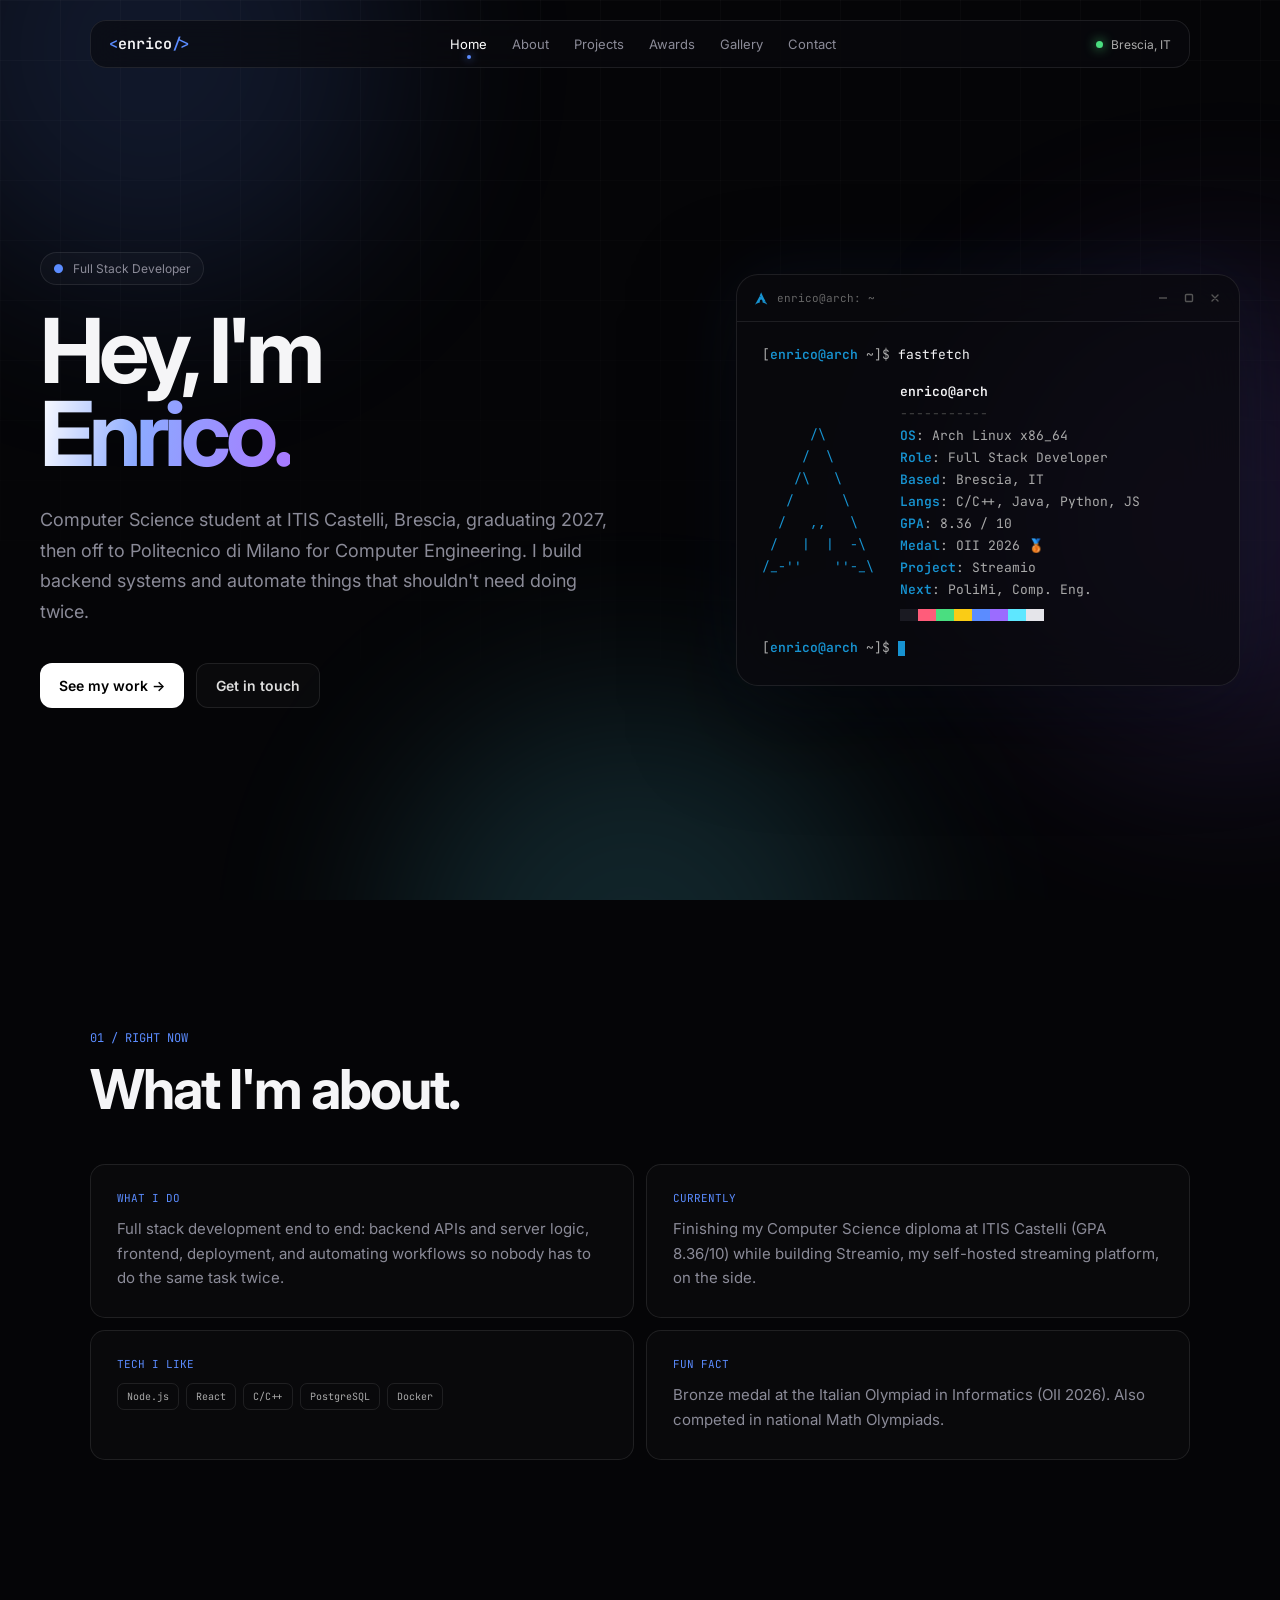
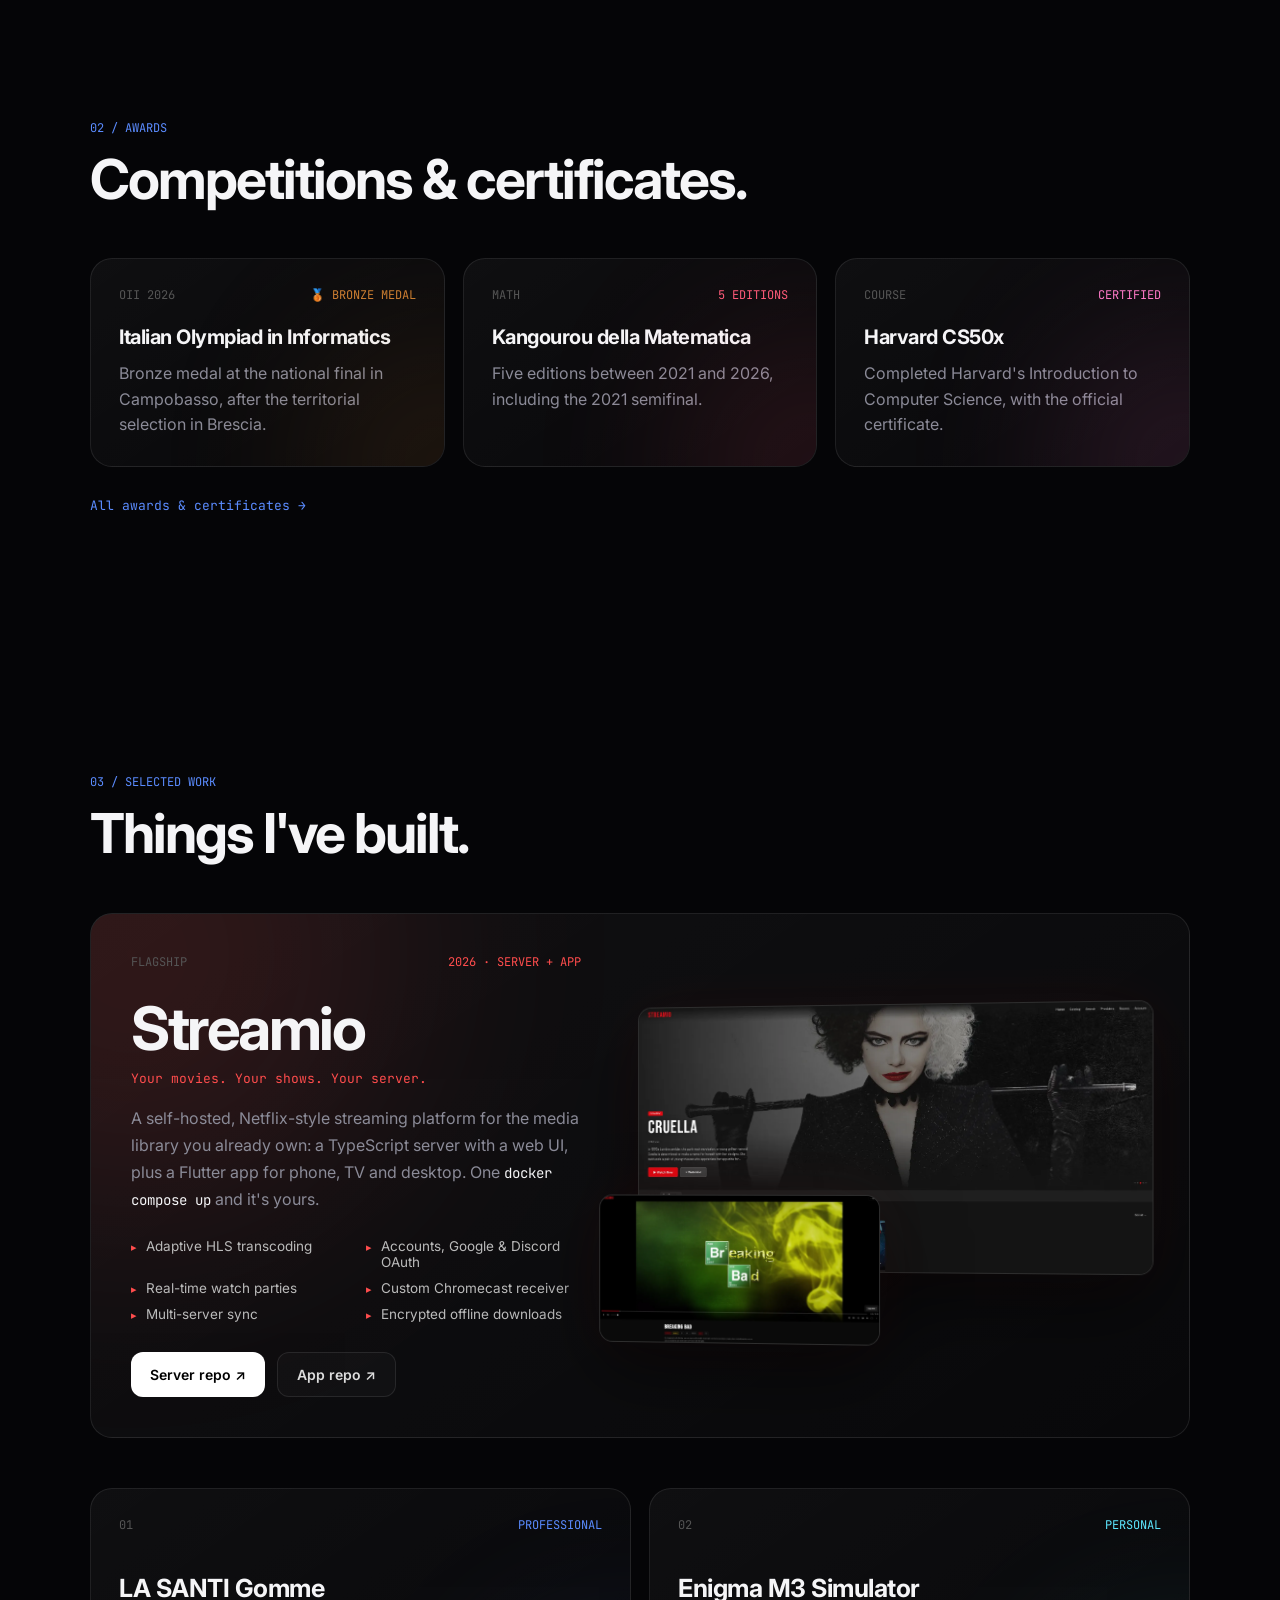
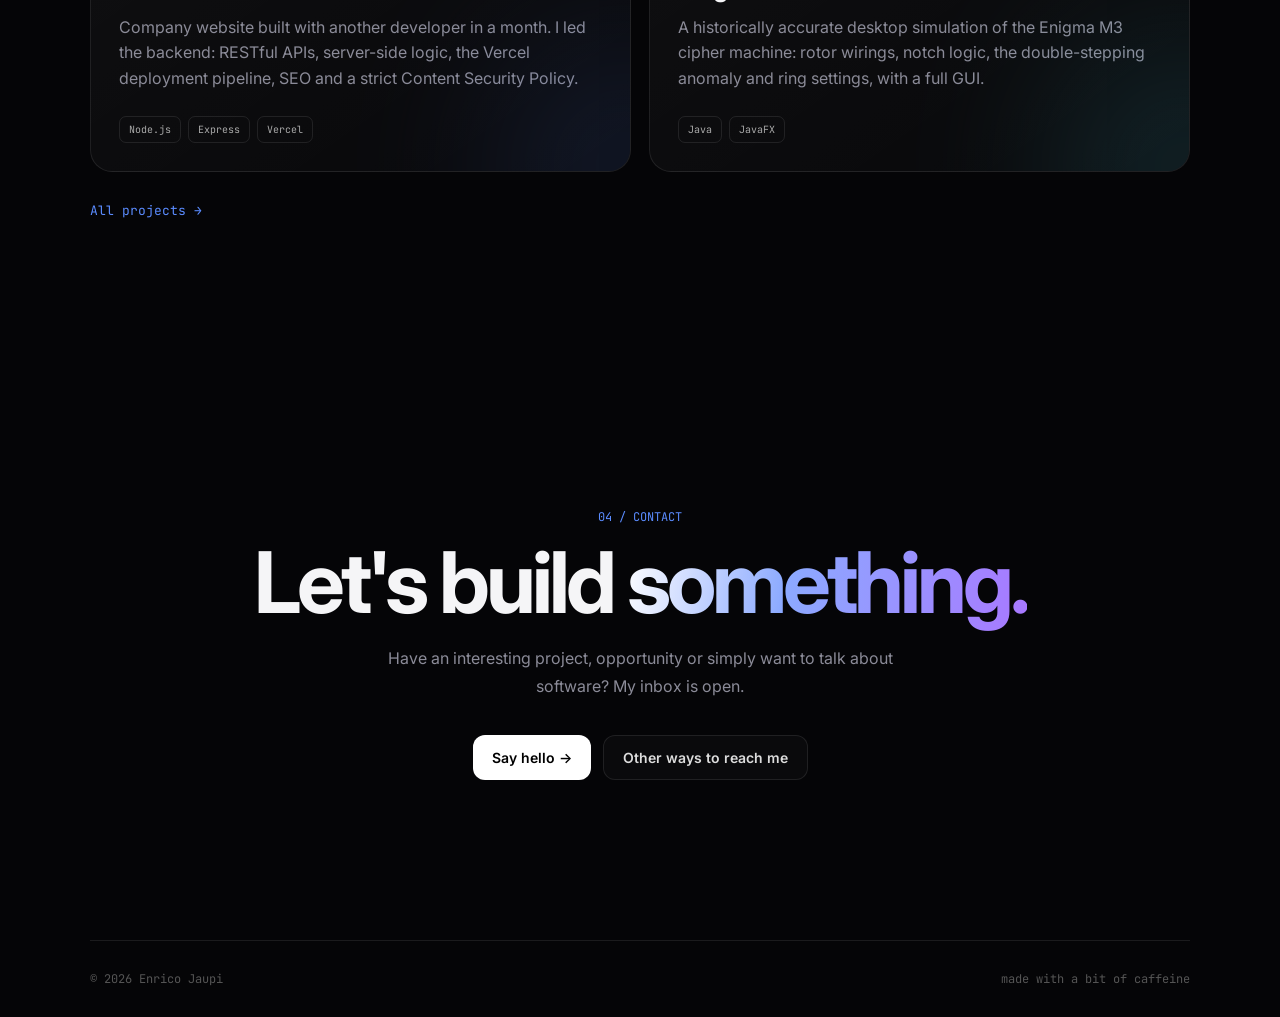
<file: index.html>
<!doctype html>
<html lang="en">
<head>
<meta charset="UTF-8">
<meta name="viewport" content="width=device-width, initial-scale=1">
<title>Enrico Jaupi - Full Stack Developer</title>
<meta name="description" content="Enrico Jaupi - Full Stack Developer and Computer Science student from Brescia, Italy.">
<link rel="canonical" href="https://jaupi-enrico.github.io/">
<meta property="og:type" content="profile">
<meta property="og:site_name" content="Enrico Jaupi">
<meta property="og:title" content="Enrico Jaupi - Full Stack Developer">
<meta property="og:description" content="Enrico Jaupi - Full Stack Developer and Computer Science student from Brescia, Italy.">
<meta property="og:url" content="https://jaupi-enrico.github.io/">
<meta property="og:image" content="https://jaupi-enrico.github.io/assets/og-image.png">
<meta property="og:image:width" content="1200">
<meta property="og:image:height" content="630">
<meta property="og:image:alt" content="Enrico Jaupi, Full Stack Developer">
<meta name="twitter:card" content="summary_large_image">
<script type="application/ld+json">
{
  "@context": "https://schema.org",
  "@graph": [
    {
      "@type": "WebSite",
      "@id": "https://jaupi-enrico.github.io/#website",
      "url": "https://jaupi-enrico.github.io/",
      "name": "Enrico Jaupi",
      "inLanguage": "en"
    },
    {
      "@type": "Person",
      "@id": "https://jaupi-enrico.github.io/#person",
      "name": "Enrico Jaupi",
      "url": "https://jaupi-enrico.github.io/",
      "image": "https://jaupi-enrico.github.io/assets/og-image.png",
      "jobTitle": "Full Stack Developer",
      "description": "Computer Science student at ITIS Castelli, Brescia, and full stack developer. Bronze medal at the Italian Olympiad in Informatics (OII 2026).",
      "address": {
        "@type": "PostalAddress",
        "addressLocality": "Brescia",
        "addressCountry": "IT"
      },
      "alumniOf": {
        "@type": "HighSchool",
        "name": "IIS Benedetto Castelli",
        "address": {
          "@type": "PostalAddress",
          "addressLocality": "Brescia",
          "addressCountry": "IT"
        }
      },
      "award": [
        "Bronze medal, Italian Olympiad in Informatics (OII) 2026",
        "Harvard CS50x certificate (2025)"
      ],
      "knowsAbout": [
        "Software engineering",
        "Full stack development",
        "Node.js",
        "React",
        "C++",
        "Java",
        "Python",
        "Docker"
      ],
      "sameAs": [
        "https://github.com/jaupi-enrico",
        "https://www.linkedin.com/in/enrico-jaupi-953518242/"
      ]
    }
  ]
}
</script>
<link rel="icon" href="/favicon.ico" sizes="48x48">
<link rel="icon" href="/assets/favicon.svg" type="image/svg+xml">
<link rel="icon" href="/assets/favicon-192.png" type="image/png" sizes="192x192">
<link rel="apple-touch-icon" href="/assets/favicon-192.png">
<link rel="preconnect" href="https://fonts.googleapis.com">
<link rel="preconnect" href="https://fonts.gstatic.com" crossorigin>
<link href="https://fonts.googleapis.com/css2?family=Inter:wght@400;500;600;700;800&family=JetBrains+Mono:wght@400;500;600&display=swap" rel="stylesheet">
<link rel="stylesheet" href="assets/style.css">
<script>document.documentElement.classList.add('js');</script>
</head>
<body>

<div class="background" aria-hidden="true">
    <div class="grid"></div>
    <div class="orb one"></div>
    <div class="orb two"></div>
    <div class="orb three"></div>
</div>
<div class="cursor-glow" aria-hidden="true"></div>

<header class="site-nav">
    <a href="index.html" class="logo"><span>&lt;</span>enrico<span>/&gt;</span></a>
    <nav class="nav-links">
        <a href="index.html" class="active">Home</a>
        <a href="about.html">About</a>
        <a href="projects.html">Projects</a>
        <a href="awards.html">Awards</a>
        <a href="gallery.html">Gallery</a>
        <a href="contact.html">Contact</a>
    </nav>
    <div class="nav-right">
        <div class="nav-status"><div class="status-dot"></div>Brescia, IT</div>
        <button class="nav-toggle" aria-label="Toggle menu" aria-expanded="false">
            <svg viewBox="0 0 24 24" fill="none" stroke="currentColor" stroke-width="2" stroke-linecap="round"><path d="M4 7h16M4 12h16M4 17h16"/></svg>
        </button>
    </div>
</header>

<main>

    <!-- HERO -->

    <section class="hero">

        <div>
            <div class="eyebrow"><span>●</span>Full Stack Developer</div>

            <h1>
                Hey, I'm
                <br>
                <span class="gradient">Enrico.</span>
            </h1>

            <p class="hero-description">
                Computer Science student at ITIS Castelli, Brescia, graduating 2027,
                then off to Politecnico di Milano for Computer Engineering. I build
                backend systems and automate things that shouldn't need doing twice.
            </p>

            <div class="hero-buttons">
                <a href="projects.html" class="button primary">See my work →</a>
                <a href="contact.html" class="button secondary">Get in touch</a>
            </div>
        </div>

        <div class="code-window" role="img" aria-label="An Arch Linux terminal running fastfetch with Enrico's details">
            <div class="window-header">
                <div class="window-title">
                    <svg viewBox="0 0 24 24" fill="currentColor" aria-hidden="true"><path d="M11.39.605C10.376 3.092 9.764 4.72 8.635 7.132c.693.734 1.543 1.589 2.923 2.554-1.484-.61-2.496-1.224-3.252-1.86C6.86 10.842 4.596 15.138 0 23.395c3.612-2.085 6.412-3.37 9.021-3.862a6.61 6.61 0 0 1-.171-1.547l.003-.115c.058-2.315 1.261-4.095 2.687-3.973 1.426.12 2.534 2.096 2.478 4.409a6.52 6.52 0 0 1-.146 1.243c2.58.505 5.352 1.787 8.914 3.844-.702-1.293-1.33-2.459-1.929-3.57-.943-.73-1.926-1.682-3.933-2.713 1.38.359 2.367.772 3.137 1.234-6.09-11.334-6.582-12.84-8.67-17.74z"/></svg>
                    enrico@arch: ~
                </div>
                <div class="window-controls" aria-hidden="true">
                    <span><svg viewBox="0 0 10 10" stroke="currentColor" stroke-width="1.4"><path d="M1 5h8"/></svg></span>
                    <span><svg viewBox="0 0 10 10" fill="none" stroke="currentColor" stroke-width="1.4"><rect x="1.5" y="1.5" width="7" height="7" rx="1"/></svg></span>
                    <span><svg viewBox="0 0 10 10" stroke="currentColor" stroke-width="1.4" stroke-linecap="round"><path d="M2 2l6 6M8 2l-6 6"/></svg></span>
                </div>
            </div>
            <div class="terminal">
<pre class="prompt">[<span class="user">enrico@arch</span> ~]$ <span class="cmd">fastfetch</span></pre>
                <div class="fetch">
<pre class="fetch-logo">      /\
     /  \
    /\   \
   /      \
  /   ,,   \
 /   |  |  -\
/_-''    ''-_\</pre>
<pre class="fetch-info"><span class="host">enrico@arch</span>
<span class="rule">-----------</span>
<span class="key">OS</span>: Arch Linux x86_64
<span class="key">Role</span>: Full Stack Developer
<span class="key">Based</span>: Brescia, IT
<span class="key">Langs</span>: C/C++, Java, Python, JS
<span class="key">GPA</span>: 8.36 / 10
<span class="key">Medal</span>: OII 2026 🥉
<span class="key">Project</span>: Streamio
<span class="key">Next</span>: PoliMi, Comp. Eng.
<span class="palette"><span style="background:#1a1a22"></span><span style="background:#ff5c7a"></span><span style="background:#4ade80"></span><span style="background:#facc15"></span><span style="background:#5b8cff"></span><span style="background:#9b6cff"></span><span style="background:#5ee7ff"></span><span style="background:#e5e5ea"></span></span></pre>
                </div>
<pre class="prompt">[<span class="user">enrico@arch</span> ~]$ <span class="cursor"></span></pre>
            </div>
        </div>

    </section>


    <!-- ABOUT -->

    <section class="reveal">

        <div class="section-label">01 / RIGHT NOW</div>
        <h2 class="section-title">What I'm about.</h2>

        <div class="facts">
            <div class="skill fact">
                <div class="skill-type">What I do</div>
                <p>Full stack development end to end: backend APIs and server logic, frontend, deployment, and automating workflows so nobody has to do the same task twice.</p>
            </div>
            <div class="skill fact">
                <div class="skill-type">Currently</div>
                <p>Finishing my Computer Science diploma at ITIS Castelli (GPA 8.36/10) while building Streamio, my self-hosted streaming platform, on the side.</p>
            </div>
            <div class="skill fact">
                <div class="skill-type">Tech I like</div>
                <div class="tags">
                    <span class="tag">Node.js</span>
                    <span class="tag">React</span>
                    <span class="tag">C/C++</span>
                    <span class="tag">PostgreSQL</span>
                    <span class="tag">Docker</span>
                </div>
            </div>
            <div class="skill fact">
                <div class="skill-type">Fun fact</div>
                <p>Bronze medal at the Italian Olympiad in Informatics (OII 2026). Also competed in national Math Olympiads.</p>
            </div>
        </div>

    </section>


    <!-- AWARDS -->

    <section class="reveal">

        <div class="section-label">02 / AWARDS</div>
        <h2 class="section-title">Competitions &amp; certificates.</h2>

        <div class="projects home-awards">

            <a class="project compact" href="awards.html#oii" style="--project-color: #cd7f32">
                <div class="project-number">OII 2026 <em>🥉 BRONZE MEDAL</em></div>
                <h3>Italian Olympiad in Informatics</h3>
                <p>Bronze medal at the national final in Campobasso, after the territorial selection in Brescia.</p>
            </a>

            <a class="project compact" href="awards.html#kangourou" style="--project-color: #ff5c7a">
                <div class="project-number">MATH <em>5 EDITIONS</em></div>
                <h3>Kangourou della Matematica</h3>
                <p>Five editions between 2021 and 2026, including the 2021 semifinal.</p>
            </a>

            <a class="project compact" href="awards.html#cs50x" style="--project-color: #ff7ac8">
                <div class="project-number">COURSE <em>CERTIFIED</em></div>
                <h3>Harvard CS50x</h3>
                <p>Completed Harvard's Introduction to Computer Science, with the official certificate.</p>
            </a>

        </div>

        <a class="link-arrow" href="awards.html">All awards &amp; certificates →</a>

    </section>


    <!-- SELECTED WORK -->

    <section class="reveal">

        <div class="section-label">03 / SELECTED WORK</div>
        <h2 class="section-title">Things I've built.</h2>
        <article class="flagship" id="streamio" style="--project-color: #ff4d4d">

            <div>
                <div class="project-number">FLAGSHIP <em>2026 · SERVER + APP</em></div>
                <h3>Streamio</h3>
                <p class="flagship-tagline">Your movies. Your shows. Your server.</p>
                <p class="flagship-lead">
                    A self-hosted, Netflix-style streaming platform for the media library
                    you already own: a TypeScript server with a web UI, plus a Flutter app
                    for phone, TV and desktop. One <code>docker compose up</code> and it's yours.
                </p>

                <ul class="feature-list">
                    <li>Adaptive HLS transcoding</li>
                    <li>Accounts, Google &amp; Discord OAuth</li>
                    <li>Real-time watch parties</li>
                    <li>Custom Chromecast receiver</li>
                    <li>Multi-server sync</li>
                    <li>Encrypted offline downloads</li>
                </ul>

                <div class="hero-buttons">
                    <a class="button primary" href="https://github.com/jaupi-enrico/streamio" target="_blank" rel="noopener">Server repo ↗</a>
                    <a class="button secondary" href="https://github.com/jaupi-enrico/streamio-app" target="_blank" rel="noopener">App repo ↗</a>
                </div>
            </div>

            <div class="shots">
                <div class="shot">
                    <img src="assets/projects/streamio-homepage.webp" alt="Streamio home page with a featured title and a row of recently added movies" width="1600" height="829" loading="lazy">
                </div>
                <div class="shot small">
                    <img src="assets/projects/streamio-watch.webp" alt="Streamio video player with playback controls" width="1600" height="825" loading="lazy">
                </div>
            </div>

        </article>

        <div class="projects">

            <article class="project" style="--project-color: #5b8cff">
                <div class="project-number">01 <em>PROFESSIONAL</em></div>
                <h3>LA SANTI Gomme</h3>
                <p>Company website built with another developer in a month. I led the backend: RESTful APIs, server-side logic, the Vercel deployment pipeline, SEO and a strict Content Security Policy.</p>
                <div class="tags">
                    <span class="tag">Node.js</span>
                    <span class="tag">Express</span>
                    <span class="tag">Vercel</span>
                </div>
            </article>

            <article class="project" style="--project-color: #5ee7ff">
                <div class="project-number">02 <em>PERSONAL</em></div>
                <h3>Enigma M3 Simulator</h3>
                <p>A historically accurate desktop simulation of the Enigma M3 cipher machine: rotor wirings, notch logic, the double-stepping anomaly and ring settings, with a full GUI.</p>
                <div class="tags">
                    <span class="tag">Java</span>
                    <span class="tag">JavaFX</span>
                </div>
            </article>

        </div>

        <a class="link-arrow" href="projects.html">All projects →</a>

    </section>


    <!-- CONTACT -->

    <section class="contact reveal">

        <div class="section-label">04 / CONTACT</div>

        <h2>
            Let's build
            <span class="gradient">something.</span>
        </h2>

        <p>
            Have an interesting project, opportunity or simply
            want to talk about software? My inbox is open.
        </p>

        <div class="hero-buttons" style="justify-content: center">
            <a class="button primary" href="mailto:dev.enricojaupi@gmail.com">Say hello →</a>
            <a class="button secondary" href="contact.html">Other ways to reach me</a>
        </div>

    </section>

</main>

<footer>
    <span>© <span id="year">2026</span> Enrico Jaupi</span>
    <span>made with a bit of caffeine</span>
</footer>

<script src="assets/main.js"></script>
</body>
</html>
</file>
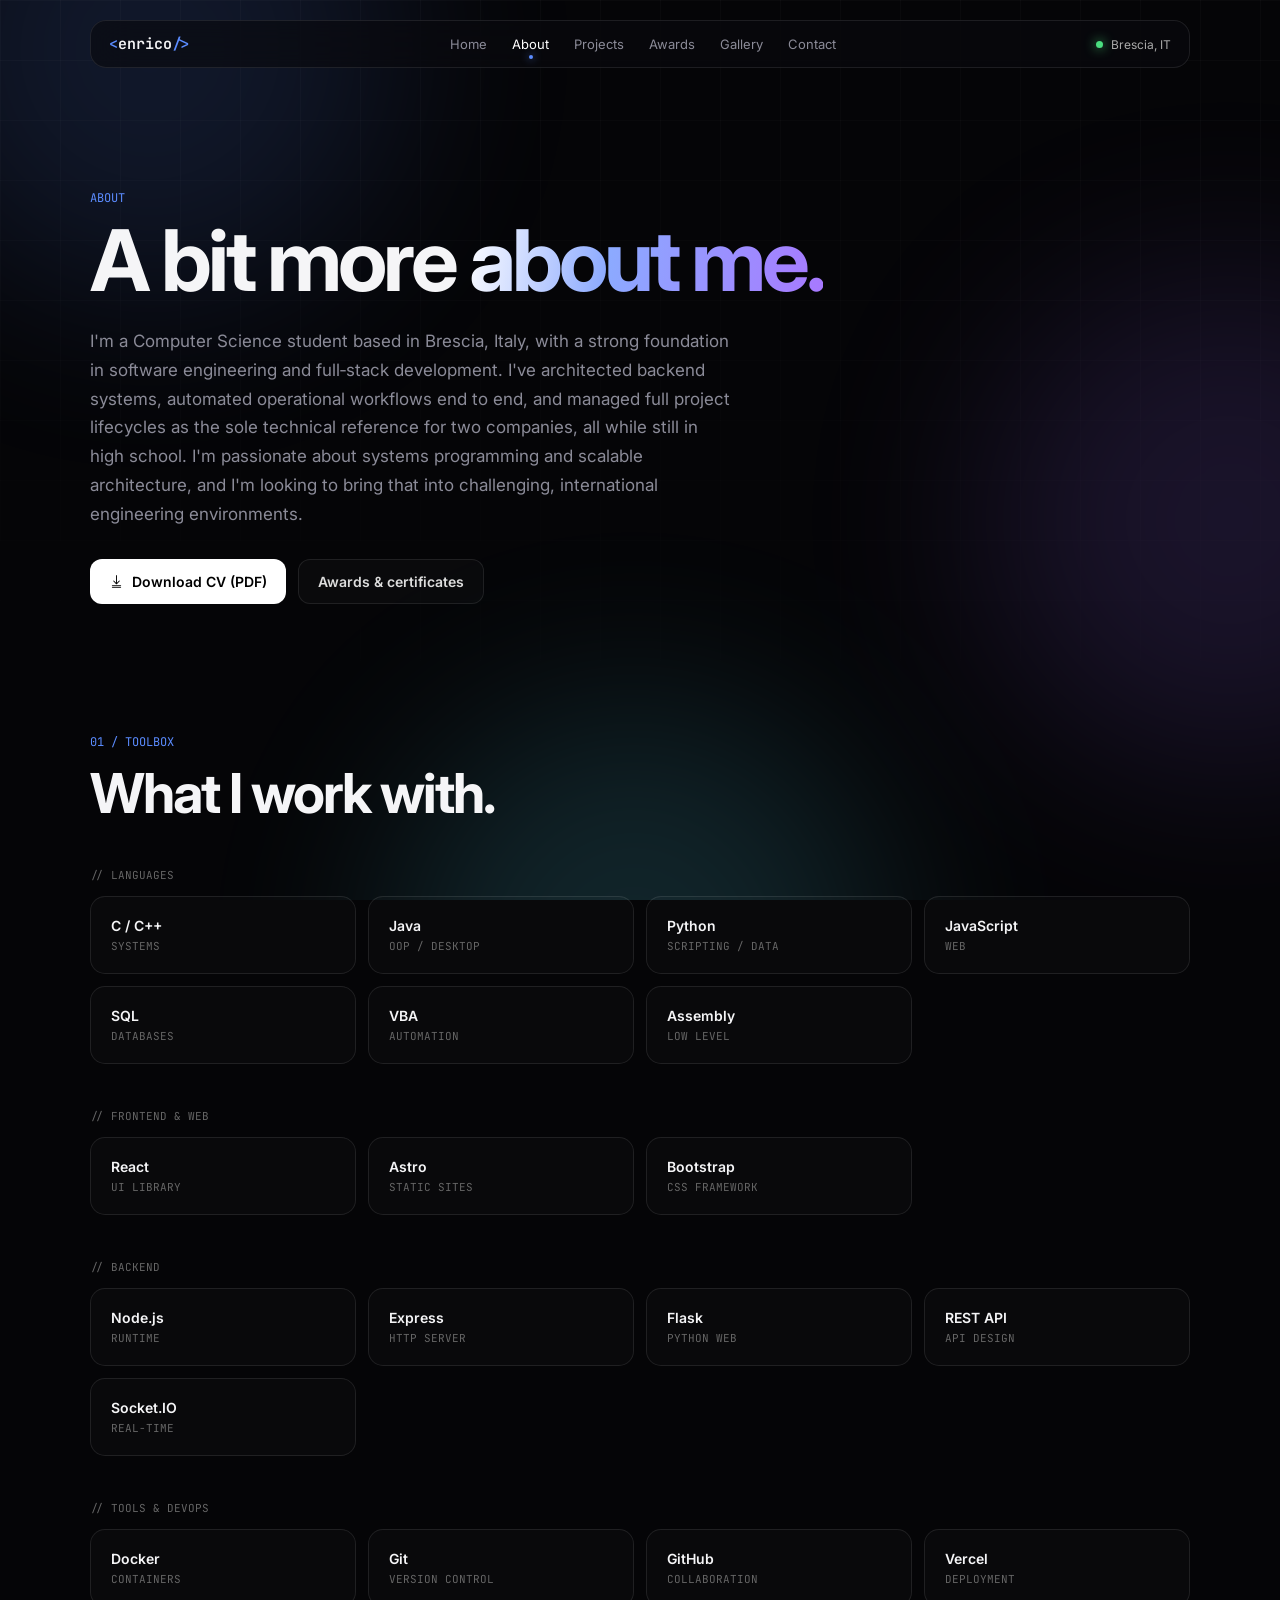
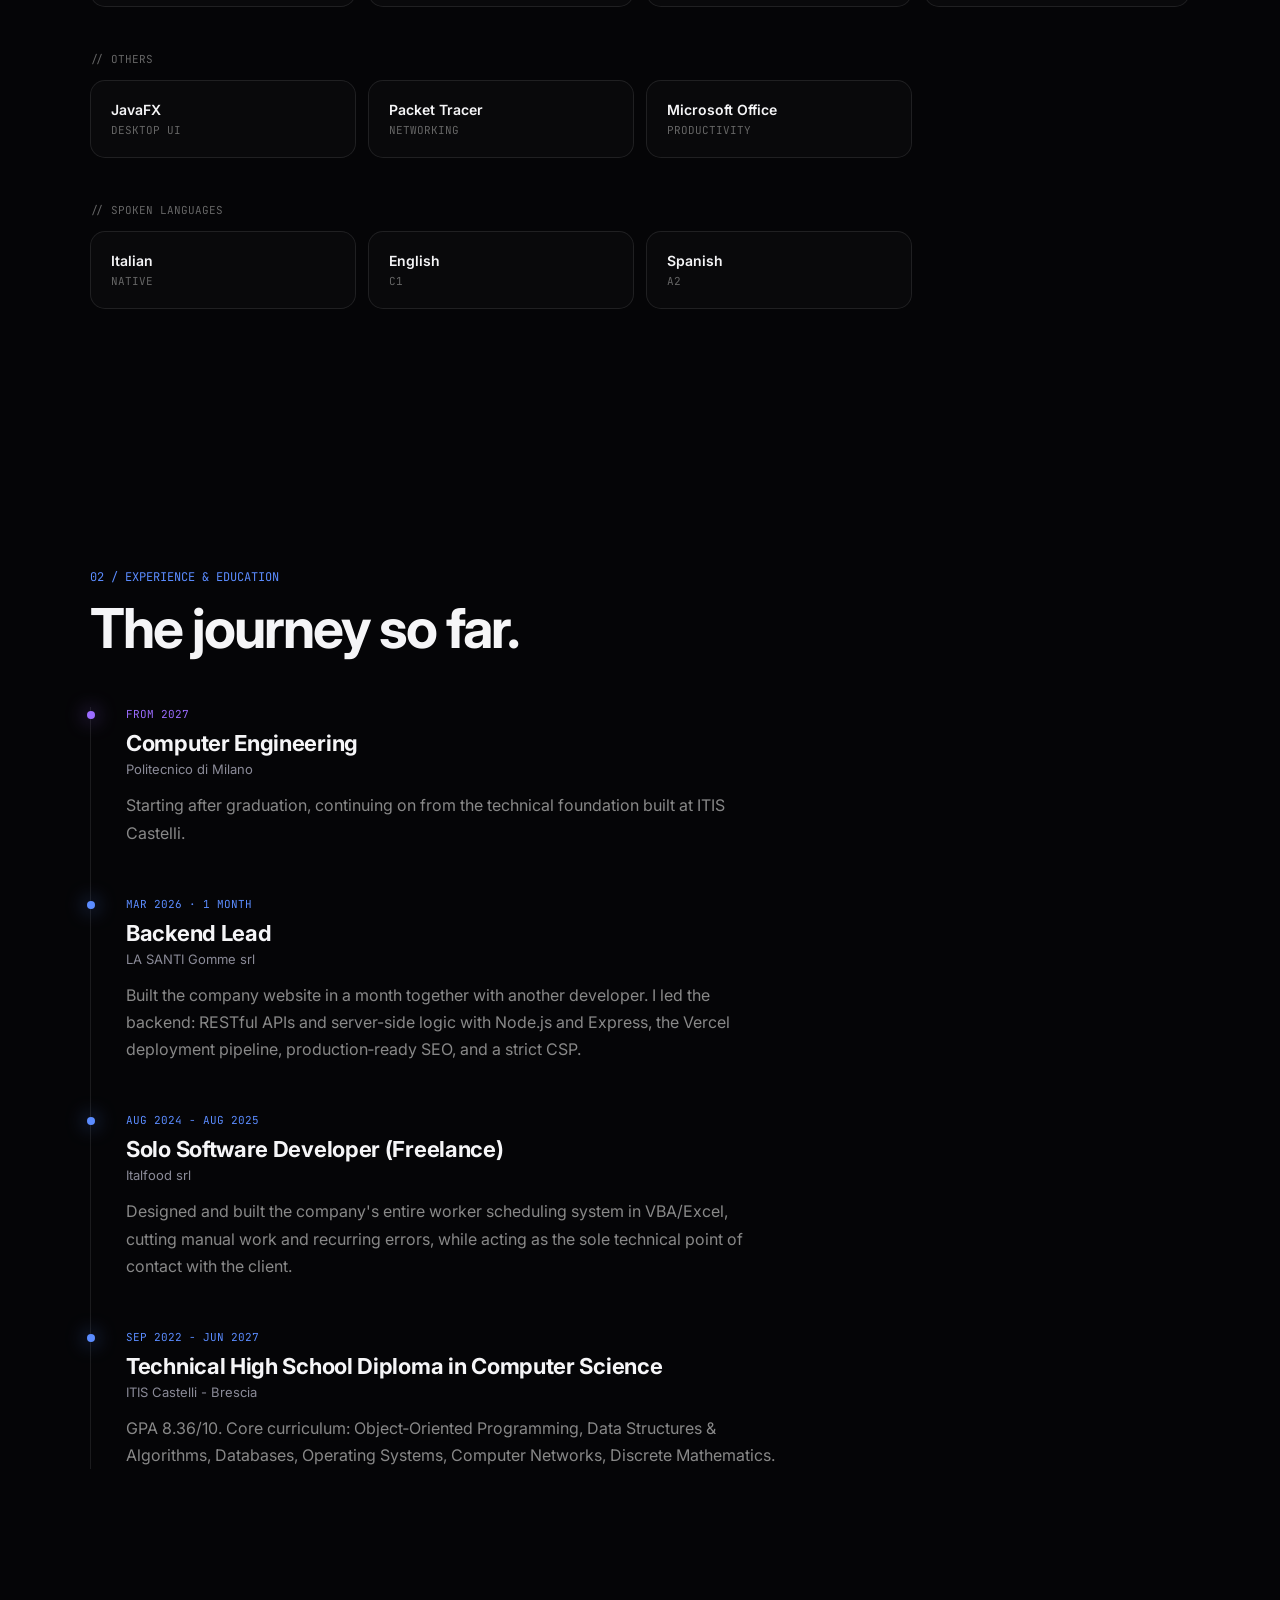
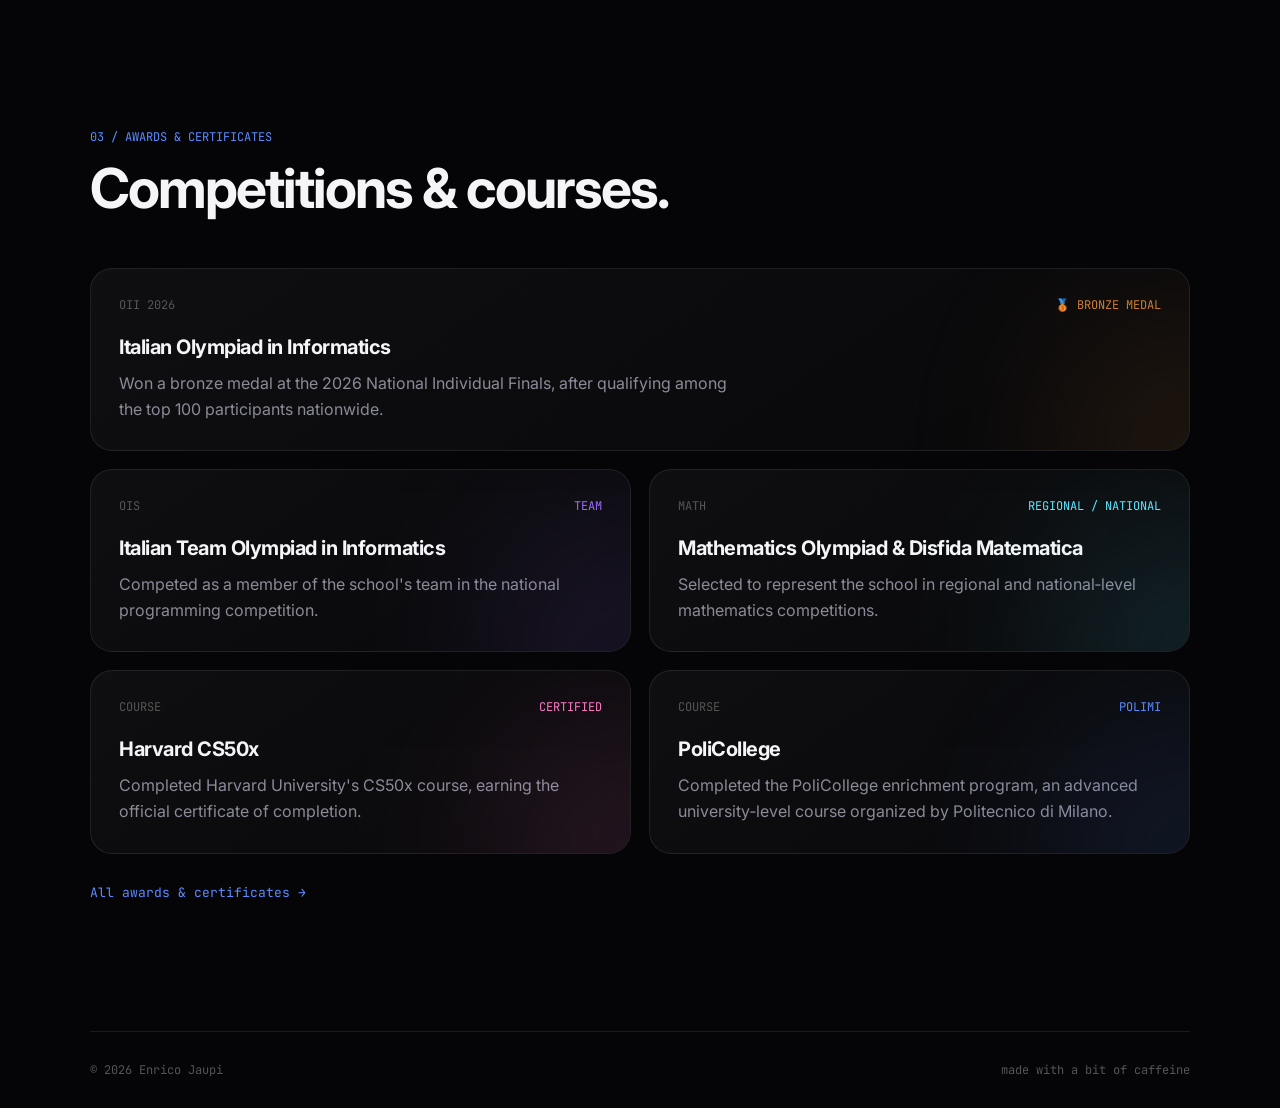
<file: about.html>
<!doctype html>
<html lang="en">
<head>
<meta charset="UTF-8">
<meta name="viewport" content="width=device-width, initial-scale=1">
<title>About · Enrico Jaupi</title>
<meta name="description" content="About Enrico Jaupi: skills, experience, education and awards.">
<link rel="canonical" href="https://jaupi-enrico.github.io/about.html">
<meta property="og:type" content="website">
<meta property="og:site_name" content="Enrico Jaupi">
<meta property="og:title" content="About · Enrico Jaupi">
<meta property="og:description" content="About Enrico Jaupi: skills, experience, education and awards.">
<meta property="og:url" content="https://jaupi-enrico.github.io/about.html">
<meta property="og:image" content="https://jaupi-enrico.github.io/assets/og-image.png">
<meta property="og:image:width" content="1200">
<meta property="og:image:height" content="630">
<meta property="og:image:alt" content="Enrico Jaupi, Full Stack Developer">
<meta name="twitter:card" content="summary_large_image">
<link rel="icon" href="/favicon.ico" sizes="48x48">
<link rel="icon" href="/assets/favicon.svg" type="image/svg+xml">
<link rel="icon" href="/assets/favicon-192.png" type="image/png" sizes="192x192">
<link rel="apple-touch-icon" href="/assets/favicon-192.png">
<link rel="preconnect" href="https://fonts.googleapis.com">
<link rel="preconnect" href="https://fonts.gstatic.com" crossorigin>
<link href="https://fonts.googleapis.com/css2?family=Inter:wght@400;500;600;700;800&family=JetBrains+Mono:wght@400;500;600&display=swap" rel="stylesheet">
<link rel="stylesheet" href="assets/style.css">
<script>document.documentElement.classList.add('js');</script>
</head>
<body>

<div class="background" aria-hidden="true">
    <div class="grid"></div>
    <div class="orb one"></div>
    <div class="orb two"></div>
    <div class="orb three"></div>
</div>
<div class="cursor-glow" aria-hidden="true"></div>

<header class="site-nav">
    <a href="index.html" class="logo"><span>&lt;</span>enrico<span>/&gt;</span></a>
    <nav class="nav-links">
        <a href="index.html">Home</a>
        <a href="about.html" class="active">About</a>
        <a href="projects.html">Projects</a>
        <a href="awards.html">Awards</a>
        <a href="gallery.html">Gallery</a>
        <a href="contact.html">Contact</a>
    </nav>
    <div class="nav-right">
        <div class="nav-status"><div class="status-dot"></div>Brescia, IT</div>
        <button class="nav-toggle" aria-label="Toggle menu" aria-expanded="false">
            <svg viewBox="0 0 24 24" fill="none" stroke="currentColor" stroke-width="2" stroke-linecap="round"><path d="M4 7h16M4 12h16M4 17h16"/></svg>
        </button>
    </div>
</header>

<main>

    <!-- HEADER -->

    <section class="page-head">

        <div class="section-label">ABOUT</div>

        <h1 class="section-title">
            A bit more
            <span class="gradient">about me.</span>
        </h1>

        <p class="section-description">
            I'm a Computer Science student based in Brescia, Italy, with a strong
            foundation in software engineering and full‑stack development. I've
            architected backend systems, automated operational workflows end to
            end, and managed full project lifecycles as the sole technical
            reference for two companies, all while still in high school.
            I'm passionate about systems programming and scalable architecture,
            and I'm looking to bring that into challenging, international
            engineering environments.
        </p>

        <div class="hero-buttons">
            <a class="button primary" href="assets/cv/enrico-jaupi-cv.pdf" download>
                <svg viewBox="0 0 16 16" fill="currentColor" aria-hidden="true"><path d="M8 1a.5.5 0 0 1 .5.5v7.79l2.15-2.15a.5.5 0 1 1 .7.71l-3 3a.5.5 0 0 1-.7 0l-3-3a.5.5 0 1 1 .7-.71L7.5 9.29V1.5A.5.5 0 0 1 8 1Z"/><path d="M3 12.5a.5.5 0 0 1 .5-.5h9a.5.5 0 0 1 0 1h-9a.5.5 0 0 1-.5-.5Zm0 2a.5.5 0 0 1 .5-.5h9a.5.5 0 0 1 0 1h-9a.5.5 0 0 1-.5-.5Z"/></svg>
                Download CV (PDF)
            </a>
            <a class="button secondary" href="awards.html">Awards &amp; certificates</a>
        </div>

    </section>


    <!-- SKILLS -->

    <section id="skills" class="reveal">

        <div class="section-label">01 / TOOLBOX</div>
        <h2 class="section-title">What I work with.</h2>

        <div class="skill-group-label">// languages</div>
        <div class="skills">
            <div class="skill"><div class="skill-name">C / C++</div><div class="skill-type">Systems</div></div>
            <div class="skill"><div class="skill-name">Java</div><div class="skill-type">OOP / Desktop</div></div>
            <div class="skill"><div class="skill-name">Python</div><div class="skill-type">Scripting / Data</div></div>
            <div class="skill"><div class="skill-name">JavaScript</div><div class="skill-type">Web</div></div>
            <div class="skill"><div class="skill-name">SQL</div><div class="skill-type">Databases</div></div>
            <div class="skill"><div class="skill-name">VBA</div><div class="skill-type">Automation</div></div>
            <div class="skill"><div class="skill-name">Assembly</div><div class="skill-type">Low level</div></div>
        </div>

        <div class="skill-group-label">// frontend &amp; web</div>
        <div class="skills">
            <div class="skill"><div class="skill-name">React</div><div class="skill-type">UI library</div></div>
            <div class="skill"><div class="skill-name">Astro</div><div class="skill-type">Static sites</div></div>
            <div class="skill"><div class="skill-name">Bootstrap</div><div class="skill-type">CSS framework</div></div>
        </div>

        <div class="skill-group-label">// backend</div>
        <div class="skills">
            <div class="skill"><div class="skill-name">Node.js</div><div class="skill-type">Runtime</div></div>
            <div class="skill"><div class="skill-name">Express</div><div class="skill-type">HTTP server</div></div>
            <div class="skill"><div class="skill-name">Flask</div><div class="skill-type">Python web</div></div>
            <div class="skill"><div class="skill-name">REST API</div><div class="skill-type">API design</div></div>
            <div class="skill"><div class="skill-name">Socket.IO</div><div class="skill-type">Real-time</div></div>
        </div>

        <div class="skill-group-label">// tools &amp; devops</div>
        <div class="skills">
            <div class="skill"><div class="skill-name">Docker</div><div class="skill-type">Containers</div></div>
            <div class="skill"><div class="skill-name">Git</div><div class="skill-type">Version control</div></div>
            <div class="skill"><div class="skill-name">GitHub</div><div class="skill-type">Collaboration</div></div>
            <div class="skill"><div class="skill-name">Vercel</div><div class="skill-type">Deployment</div></div>
        </div>

        <div class="skill-group-label">// others</div>
        <div class="skills">
            <div class="skill"><div class="skill-name">JavaFX</div><div class="skill-type">Desktop UI</div></div>
            <div class="skill"><div class="skill-name">Packet Tracer</div><div class="skill-type">Networking</div></div>
            <div class="skill"><div class="skill-name">Microsoft Office</div><div class="skill-type">Productivity</div></div>
        </div>

        <div class="skill-group-label">// spoken languages</div>
        <div class="skills">
            <div class="skill"><div class="skill-name">Italian</div><div class="skill-type">Native</div></div>
            <div class="skill"><div class="skill-name">English</div><div class="skill-type">C1</div></div>
            <div class="skill"><div class="skill-name">Spanish</div><div class="skill-type">A2</div></div>
        </div>

    </section>


    <!-- EXPERIENCE -->

    <section id="experience" class="reveal">

        <div class="section-label">02 / EXPERIENCE &amp; EDUCATION</div>
        <h2 class="section-title">The journey so far.</h2>

        <div class="timeline">

            <div class="experience upcoming">
                <div class="experience-date">From 2027</div>
                <h3>Computer Engineering</h3>
                <div class="experience-company">Politecnico di Milano</div>
                <p>Starting after graduation, continuing on from the technical foundation built at ITIS Castelli.</p>
            </div>

            <div class="experience">
                <div class="experience-date">Mar 2026 · 1 month</div>
                <h3>Backend Lead</h3>
                <div class="experience-company">LA SANTI Gomme srl</div>
                <p>Built the company website in a month together with another developer. I led the backend: RESTful APIs and server-side logic with Node.js and Express, the Vercel deployment pipeline, production‑ready SEO, and a strict CSP.</p>
            </div>

            <div class="experience">
                <div class="experience-date">Aug 2024 - Aug 2025</div>
                <h3>Solo Software Developer (Freelance)</h3>
                <div class="experience-company">Italfood srl</div>
                <p>Designed and built the company's entire worker scheduling system in VBA/Excel, cutting manual work and recurring errors, while acting as the sole technical point of contact with the client.</p>
            </div>

            <div class="experience">
                <div class="experience-date">Sep 2022 - Jun 2027</div>
                <h3>Technical High School Diploma in Computer Science</h3>
                <div class="experience-company">ITIS Castelli - Brescia</div>
                <p>GPA 8.36/10. Core curriculum: Object‑Oriented Programming, Data Structures &amp; Algorithms, Databases, Operating Systems, Computer Networks, Discrete Mathematics.</p>
            </div>

        </div>

    </section>


    <!-- AWARDS -->

    <section id="awards" class="reveal">

        <div class="section-label">03 / AWARDS &amp; CERTIFICATES</div>
        <h2 class="section-title">Competitions &amp; courses.</h2>

        <div class="projects">

            <article class="project compact wide" style="--project-color: #cd7f32">
                <div class="project-number">OII 2026 <em>🥉 BRONZE MEDAL</em></div>
                <h3>Italian Olympiad in Informatics</h3>
                <p>Won a bronze medal at the 2026 National Individual Finals, after qualifying among the top 100 participants nationwide.</p>
            </article>

            <article class="project compact" style="--project-color: #9b6cff">
                <div class="project-number">OIS <em>TEAM</em></div>
                <h3>Italian Team Olympiad in Informatics</h3>
                <p>Competed as a member of the school's team in the national programming competition.</p>
            </article>

            <article class="project compact" style="--project-color: #5ee7ff">
                <div class="project-number">MATH <em>REGIONAL / NATIONAL</em></div>
                <h3>Mathematics Olympiad &amp; Disfida Matematica</h3>
                <p>Selected to represent the school in regional and national‑level mathematics competitions.</p>
            </article>

            <article class="project compact" style="--project-color: #ff7ac8">
                <div class="project-number">COURSE <em>CERTIFIED</em></div>
                <h3>Harvard CS50x</h3>
                <p>Completed Harvard University's CS50x course, earning the official certificate of completion.</p>
            </article>

            <article class="project compact" style="--project-color: #5b8cff">
                <div class="project-number">COURSE <em>POLIMI</em></div>
                <h3>PoliCollege</h3>
                <p>Completed the PoliCollege enrichment program, an advanced university‑level course organized by Politecnico di Milano.</p>
            </article>

        </div>

        <a class="link-arrow" href="awards.html">All awards &amp; certificates →</a>

    </section>

</main>

<footer>
    <span>© <span id="year">2026</span> Enrico Jaupi</span>
    <span>made with a bit of caffeine</span>
</footer>

<script src="assets/main.js"></script>
</body>
</html>
</file>
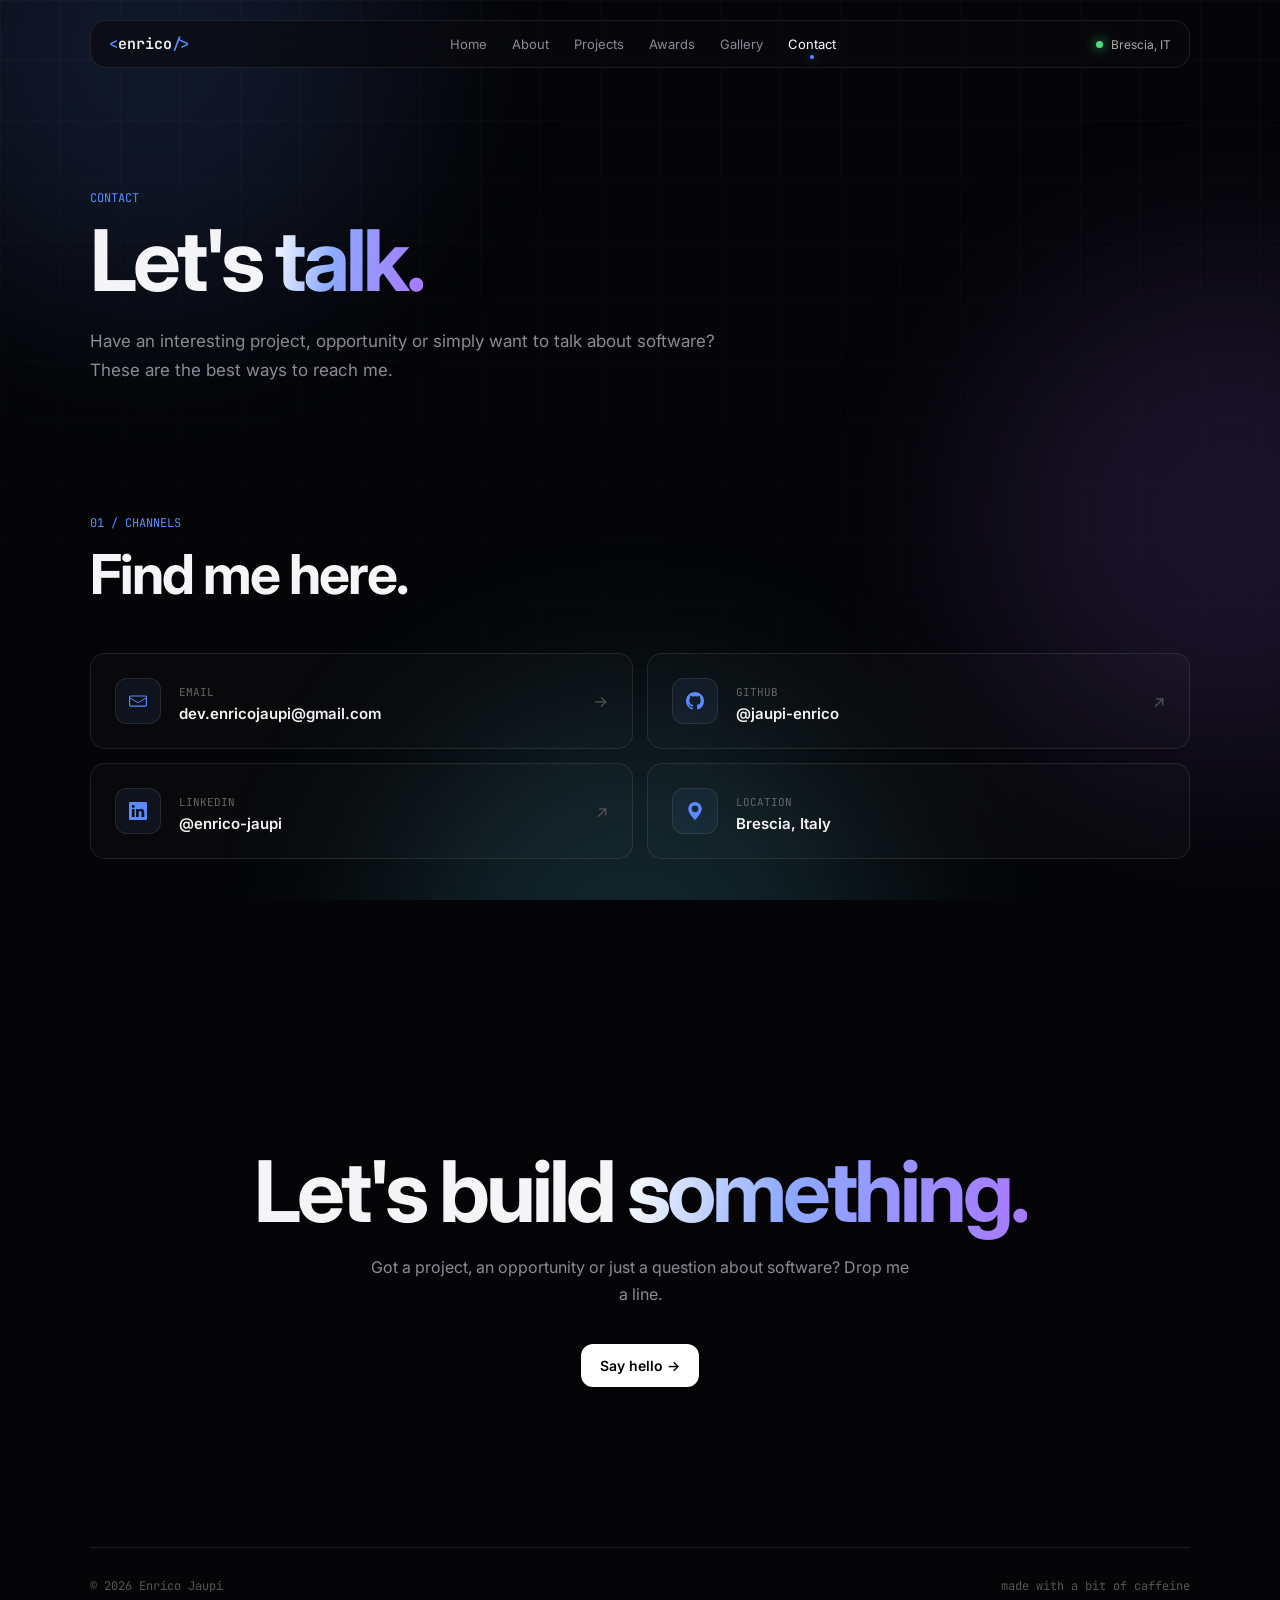
<file: contact.html>
<!doctype html>
<html lang="en">
<head>
<meta charset="UTF-8">
<meta name="viewport" content="width=device-width, initial-scale=1">
<title>Contact · Enrico Jaupi</title>
<meta name="description" content="Get in touch with Enrico Jaupi, Full Stack Developer from Brescia, Italy: email, GitHub and LinkedIn.">
<link rel="canonical" href="https://jaupi-enrico.github.io/contact.html">
<meta property="og:type" content="website">
<meta property="og:site_name" content="Enrico Jaupi">
<meta property="og:title" content="Contact · Enrico Jaupi">
<meta property="og:description" content="Get in touch with Enrico Jaupi, Full Stack Developer from Brescia, Italy: email, GitHub and LinkedIn.">
<meta property="og:url" content="https://jaupi-enrico.github.io/contact.html">
<meta property="og:image" content="https://jaupi-enrico.github.io/assets/og-image.png">
<meta property="og:image:width" content="1200">
<meta property="og:image:height" content="630">
<meta property="og:image:alt" content="Enrico Jaupi, Full Stack Developer">
<meta name="twitter:card" content="summary_large_image">
<link rel="icon" href="/favicon.ico" sizes="48x48">
<link rel="icon" href="/assets/favicon.svg" type="image/svg+xml">
<link rel="icon" href="/assets/favicon-192.png" type="image/png" sizes="192x192">
<link rel="apple-touch-icon" href="/assets/favicon-192.png">
<link rel="preconnect" href="https://fonts.googleapis.com">
<link rel="preconnect" href="https://fonts.gstatic.com" crossorigin>
<link href="https://fonts.googleapis.com/css2?family=Inter:wght@400;500;600;700;800&family=JetBrains+Mono:wght@400;500;600&display=swap" rel="stylesheet">
<link rel="stylesheet" href="assets/style.css">
<script>document.documentElement.classList.add('js');</script>
</head>
<body>

<div class="background" aria-hidden="true">
    <div class="grid"></div>
    <div class="orb one"></div>
    <div class="orb two"></div>
    <div class="orb three"></div>
</div>
<div class="cursor-glow" aria-hidden="true"></div>

<header class="site-nav">
    <a href="index.html" class="logo"><span>&lt;</span>enrico<span>/&gt;</span></a>
    <nav class="nav-links">
        <a href="index.html">Home</a>
        <a href="about.html">About</a>
        <a href="projects.html">Projects</a>
        <a href="awards.html">Awards</a>
        <a href="gallery.html">Gallery</a>
        <a href="contact.html" class="active">Contact</a>
    </nav>
    <div class="nav-right">
        <div class="nav-status"><div class="status-dot"></div>Brescia, IT</div>
        <button class="nav-toggle" aria-label="Toggle menu" aria-expanded="false">
            <svg viewBox="0 0 24 24" fill="none" stroke="currentColor" stroke-width="2" stroke-linecap="round"><path d="M4 7h16M4 12h16M4 17h16"/></svg>
        </button>
    </div>
</header>

<main>

    <!-- HEADER -->

    <section class="page-head">

        <div class="section-label">CONTACT</div>

        <h1 class="section-title">
            Let's
            <span class="gradient">talk.</span>
        </h1>

        <p class="section-description">
            Have an interesting project, opportunity or simply want to talk about
            software? These are the best ways to reach me.
        </p>

    </section>


    <!-- CHANNELS -->

    <section class="reveal">

        <div class="section-label">01 / CHANNELS</div>
        <h2 class="section-title">Find me here.</h2>

        <div class="contact-grid">

            <a class="skill contact-card" href="mailto:dev.enricojaupi@gmail.com">
                <span class="ico">
                    <svg viewBox="0 0 16 16" fill="currentColor" aria-hidden="true"><path d="M1.5 3A1.5 1.5 0 0 0 0 4.5v7A1.5 1.5 0 0 0 1.5 13h13a1.5 1.5 0 0 0 1.5-1.5v-7A1.5 1.5 0 0 0 14.5 3h-13Zm0 1h13a.5.5 0 0 1 .5.5v.34l-7 4.2-7-4.2V4.5a.5.5 0 0 1 .5-.5Zm-.5 1.85 6.72 4.03a.5.5 0 0 0 .56 0L15 5.85V11.5a.5.5 0 0 1-.5.5h-13a.5.5 0 0 1-.5-.5V5.85Z"/></svg>
                </span>
                <span>
                    <span class="label">Email</span>
                    <span class="value" style="display:block">dev.enricojaupi@gmail.com</span>
                </span>
                <span class="go" aria-hidden="true">→</span>
            </a>

            <a class="skill contact-card" href="https://github.com/jaupi-enrico" target="_blank" rel="noopener">
                <span class="ico">
                    <svg viewBox="0 0 16 16" fill="currentColor" aria-hidden="true"><path d="M8 0C3.58 0 0 3.58 0 8c0 3.54 2.29 6.53 5.47 7.59.4.07.55-.17.55-.38 0-.19-.01-.82-.01-1.49-2.01.37-2.53-.49-2.69-.94-.09-.23-.48-.94-.82-1.13-.28-.15-.68-.52-.01-.53.63-.01 1.08.58 1.23.82.72 1.21 1.87.87 2.33.66.07-.52.28-.87.51-1.07-1.78-.2-3.64-.89-3.64-3.95 0-.87.31-1.59.82-2.15-.08-.2-.36-1.02.08-2.12 0 0 .67-.21 2.2.82.64-.18 1.32-.27 2-.27.68 0 1.36.09 2 .27 1.53-1.04 2.2-.82 2.2-.82.44 1.1.16 1.92.08 2.12.51.56.82 1.27.82 2.15 0 3.07-1.87 3.75-3.65 3.95.29.25.54.73.54 1.48 0 1.07-.01 1.93-.01 2.2 0 .21.15.46.55.38A8.01 8.01 0 0 0 16 8c0-4.42-3.58-8-8-8z"/></svg>
                </span>
                <span>
                    <span class="label">GitHub</span>
                    <span class="value" style="display:block">@jaupi-enrico</span>
                </span>
                <span class="go" aria-hidden="true">↗</span>
            </a>

            <a class="skill contact-card" href="https://www.linkedin.com/in/enrico-jaupi-953518242/" target="_blank" rel="noopener">
                <span class="ico">
                    <svg viewBox="0 0 16 16" fill="currentColor" aria-hidden="true"><path d="M0 1.146C0 .513.526 0 1.175 0h13.65C15.474 0 16 .513 16 1.146v13.708C16 15.487 15.474 16 14.825 16H1.175C.526 16 0 15.487 0 14.854V1.146zm4.943 12.248V6.169H2.542v7.225h2.401zm-1.2-8.212c.837 0 1.358-.554 1.358-1.248-.015-.709-.52-1.248-1.342-1.248-.822 0-1.359.54-1.359 1.248 0 .694.521 1.248 1.327 1.248h.016zm4.908 8.212V9.359c0-.216.016-.432.08-.586.173-.431.568-.878 1.232-.878.869 0 1.216.662 1.216 1.634v3.865h2.401V9.25c0-2.22-1.184-3.252-2.764-3.252-1.274 0-1.845.7-2.165 1.193v.025h-.016l.016-.025V6.169h-2.4c.03.678 0 7.225 0 7.225h2.4z"/></svg>
                </span>
                <span>
                    <span class="label">LinkedIn</span>
                    <span class="value" style="display:block">@enrico-jaupi</span>
                </span>
                <span class="go" aria-hidden="true">↗</span>
            </a>

            <div class="skill contact-card">
                <span class="ico">
                    <svg viewBox="0 0 16 16" fill="currentColor" aria-hidden="true"><path d="M8 16s6-5.686 6-10A6 6 0 0 0 2 6c0 4.314 6 10 6 10Zm0-7a3 3 0 1 1 0-6 3 3 0 0 1 0 6Z"/></svg>
                </span>
                <span>
                    <span class="label">Location</span>
                    <span class="value" style="display:block">Brescia, Italy</span>
                </span>
            </div>

        </div>

    </section>


    <!-- CTA -->

    <section class="contact reveal">

        <h2>
            Let's build
            <span class="gradient">something.</span>
        </h2>

        <p>Got a project, an opportunity or just a question about software? Drop me a line.</p>

        <a class="button primary" href="mailto:dev.enricojaupi@gmail.com">Say hello →</a>

    </section>

</main>

<footer>
    <span>© <span id="year">2026</span> Enrico Jaupi</span>
    <span>made with a bit of caffeine</span>
</footer>

<script src="assets/main.js"></script>
</body>
</html>
</file>
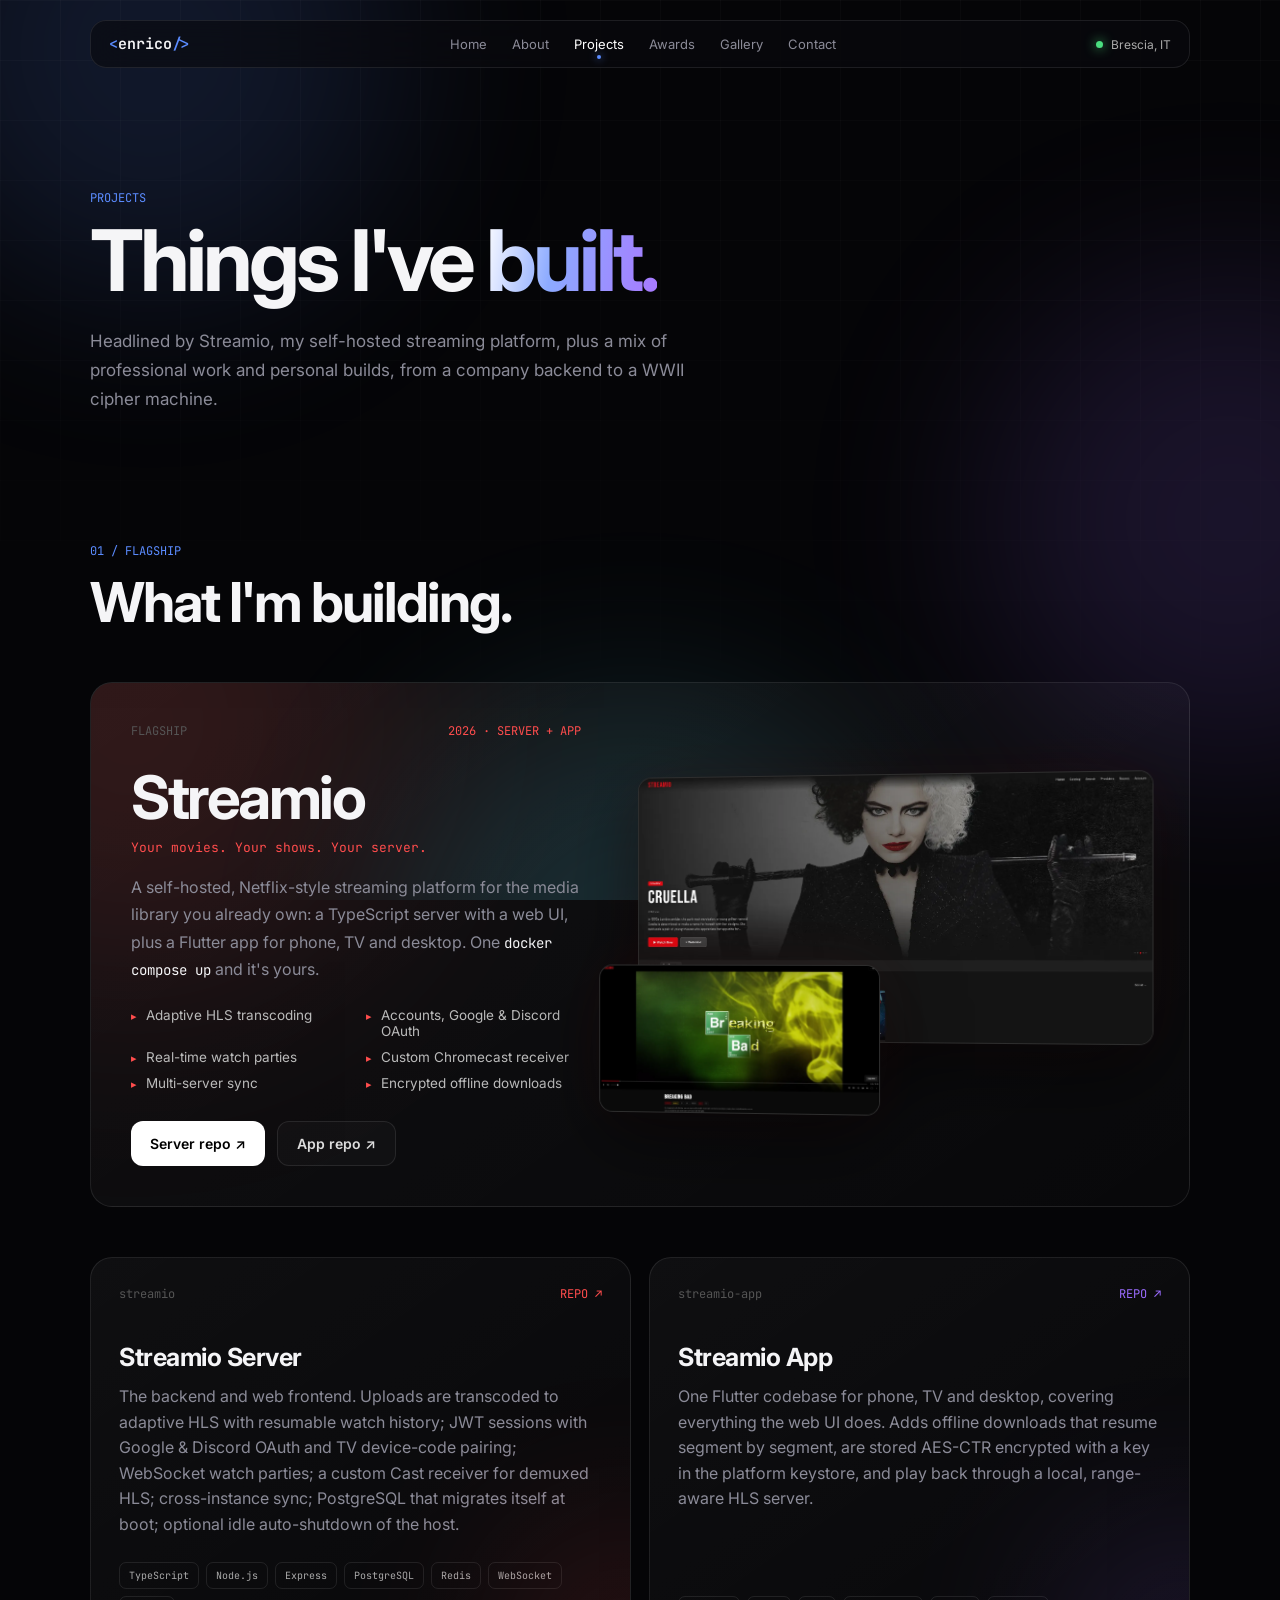
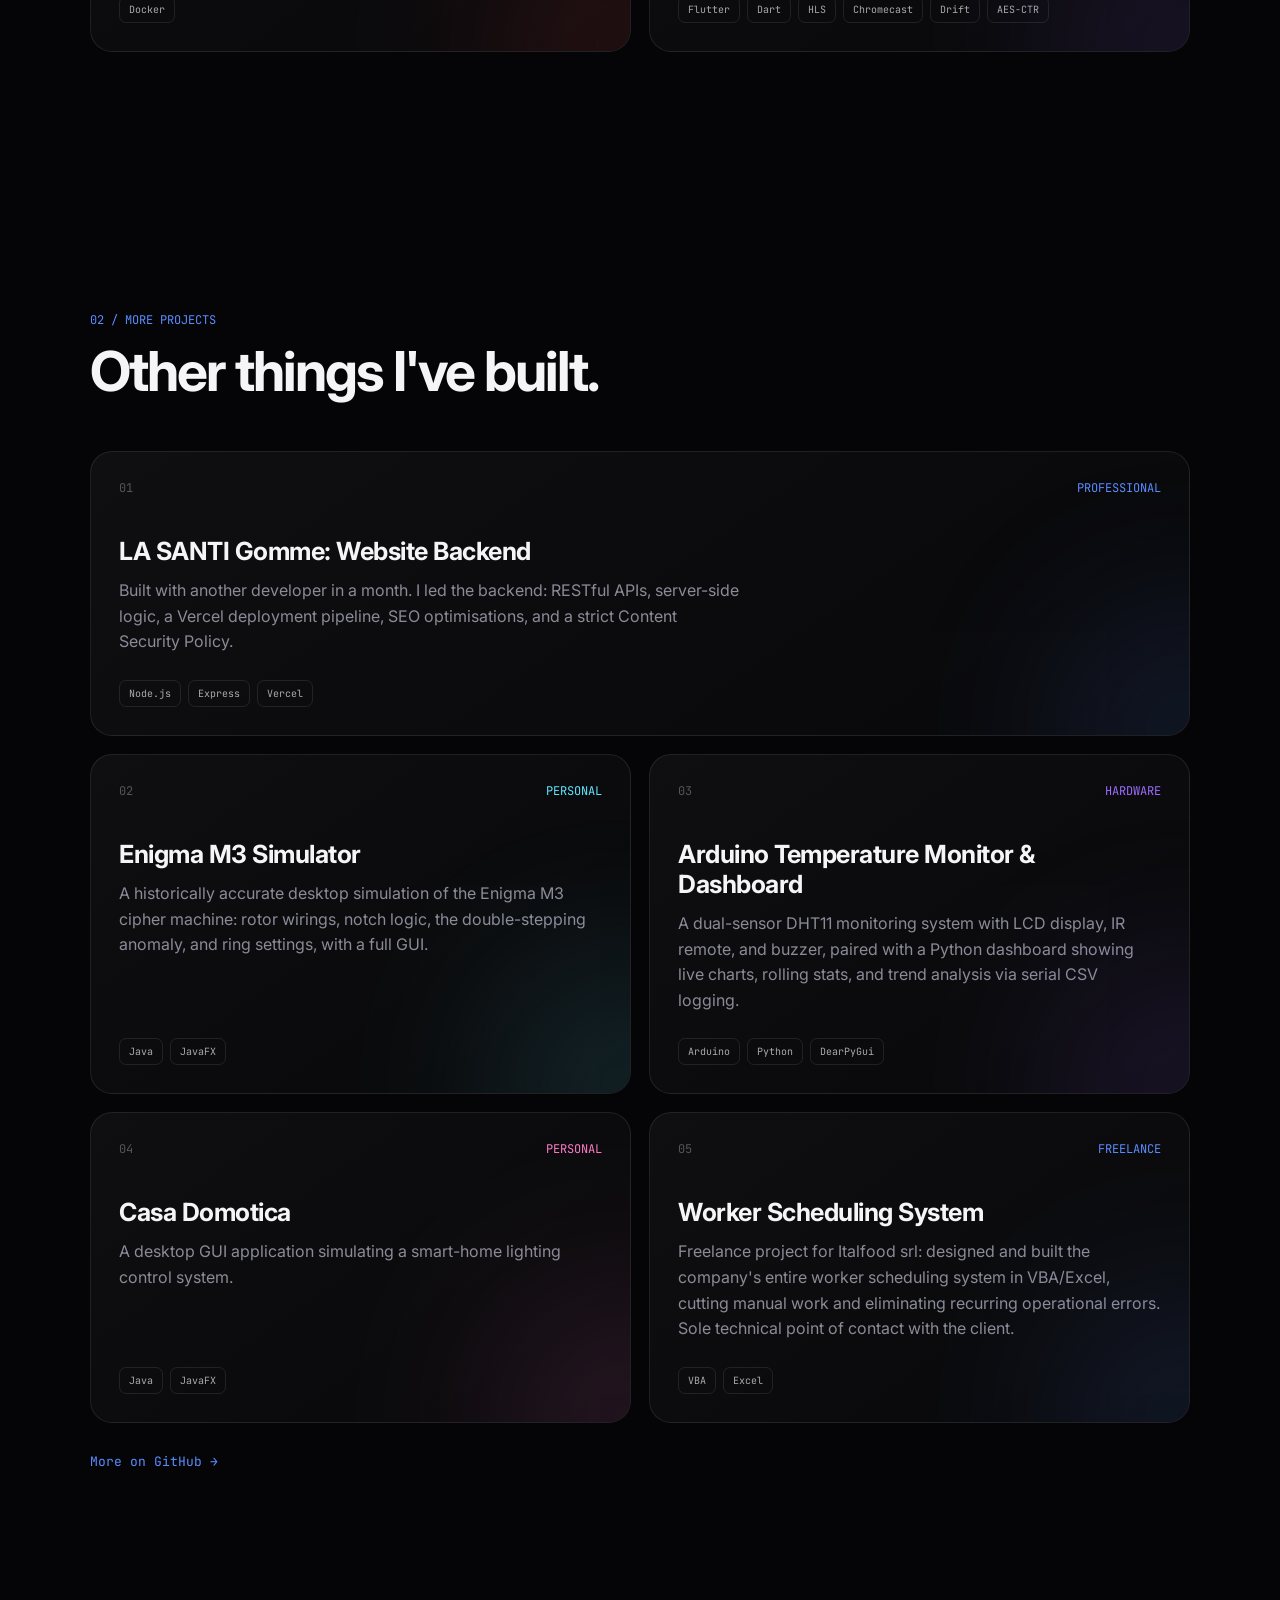
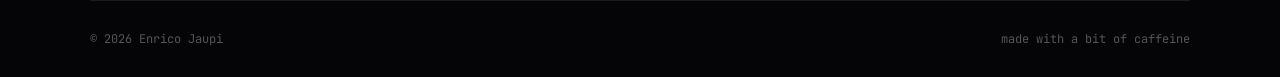
<file: projects.html>
<!doctype html>
<html lang="en">
<head>
<meta charset="UTF-8">
<meta name="viewport" content="width=device-width, initial-scale=1">
<title>Projects · Enrico Jaupi</title>
<meta name="description" content="Projects by Enrico Jaupi: Streamio, a self-hosted streaming platform, the LA SANTI Gomme website backend, an Enigma M3 simulator and more.">
<link rel="canonical" href="https://jaupi-enrico.github.io/projects.html">
<meta property="og:type" content="website">
<meta property="og:site_name" content="Enrico Jaupi">
<meta property="og:title" content="Projects · Enrico Jaupi">
<meta property="og:description" content="Projects by Enrico Jaupi: Streamio, a self-hosted streaming platform, the LA SANTI Gomme website backend, an Enigma M3 simulator and more.">
<meta property="og:url" content="https://jaupi-enrico.github.io/projects.html">
<meta property="og:image" content="https://jaupi-enrico.github.io/assets/og-image.png">
<meta property="og:image:width" content="1200">
<meta property="og:image:height" content="630">
<meta property="og:image:alt" content="Enrico Jaupi, Full Stack Developer">
<meta name="twitter:card" content="summary_large_image">
<link rel="icon" href="/favicon.ico" sizes="48x48">
<link rel="icon" href="/assets/favicon.svg" type="image/svg+xml">
<link rel="icon" href="/assets/favicon-192.png" type="image/png" sizes="192x192">
<link rel="apple-touch-icon" href="/assets/favicon-192.png">
<link rel="preconnect" href="https://fonts.googleapis.com">
<link rel="preconnect" href="https://fonts.gstatic.com" crossorigin>
<link href="https://fonts.googleapis.com/css2?family=Inter:wght@400;500;600;700;800&family=JetBrains+Mono:wght@400;500;600&display=swap" rel="stylesheet">
<link rel="stylesheet" href="assets/style.css">
<script>document.documentElement.classList.add('js');</script>
</head>
<body>

<div class="background" aria-hidden="true">
    <div class="grid"></div>
    <div class="orb one"></div>
    <div class="orb two"></div>
    <div class="orb three"></div>
</div>
<div class="cursor-glow" aria-hidden="true"></div>

<header class="site-nav">
    <a href="index.html" class="logo"><span>&lt;</span>enrico<span>/&gt;</span></a>
    <nav class="nav-links">
        <a href="index.html">Home</a>
        <a href="about.html">About</a>
        <a href="projects.html" class="active">Projects</a>
        <a href="awards.html">Awards</a>
        <a href="gallery.html">Gallery</a>
        <a href="contact.html">Contact</a>
    </nav>
    <div class="nav-right">
        <div class="nav-status"><div class="status-dot"></div>Brescia, IT</div>
        <button class="nav-toggle" aria-label="Toggle menu" aria-expanded="false">
            <svg viewBox="0 0 24 24" fill="none" stroke="currentColor" stroke-width="2" stroke-linecap="round"><path d="M4 7h16M4 12h16M4 17h16"/></svg>
        </button>
    </div>
</header>

<main>

    <!-- HEADER -->

    <section class="page-head">

        <div class="section-label">PROJECTS</div>

        <h1 class="section-title">
            Things I've
            <span class="gradient">built.</span>
        </h1>

        <p class="section-description">
            Headlined by Streamio, my self-hosted streaming platform, plus a mix of
            professional work and personal builds, from a company backend to a WWII
            cipher machine.
        </p>

    </section>


    <!-- FLAGSHIP -->

    <section class="reveal">

        <div class="section-label">01 / FLAGSHIP</div>
        <h2 class="section-title">What I'm building.</h2>

        <article class="flagship" id="streamio" style="--project-color: #ff4d4d">

            <div>
                <div class="project-number">FLAGSHIP <em>2026 · SERVER + APP</em></div>
                <h3>Streamio</h3>
                <p class="flagship-tagline">Your movies. Your shows. Your server.</p>
                <p class="flagship-lead">
                    A self-hosted, Netflix-style streaming platform for the media library
                    you already own: a TypeScript server with a web UI, plus a Flutter app
                    for phone, TV and desktop. One <code>docker compose up</code> and it's yours.
                </p>

                <ul class="feature-list">
                    <li>Adaptive HLS transcoding</li>
                    <li>Accounts, Google &amp; Discord OAuth</li>
                    <li>Real-time watch parties</li>
                    <li>Custom Chromecast receiver</li>
                    <li>Multi-server sync</li>
                    <li>Encrypted offline downloads</li>
                </ul>

                <div class="hero-buttons">
                    <a class="button primary" href="https://github.com/jaupi-enrico/streamio" target="_blank" rel="noopener">Server repo ↗</a>
                    <a class="button secondary" href="https://github.com/jaupi-enrico/streamio-app" target="_blank" rel="noopener">App repo ↗</a>
                </div>
            </div>

            <div class="shots">
                <div class="shot">
                    <img src="assets/projects/streamio-homepage.webp" alt="Streamio home page with a featured title and a row of recently added movies" width="1600" height="829" loading="lazy">
                </div>
                <div class="shot small">
                    <img src="assets/projects/streamio-watch.webp" alt="Streamio video player with playback controls" width="1600" height="825" loading="lazy">
                </div>
            </div>

        </article>

        <div class="projects">

            <a class="project" href="https://github.com/jaupi-enrico/streamio" target="_blank" rel="noopener" style="--project-color: #ff4d4d">
                <div class="project-number">streamio <em>REPO ↗</em></div>
                <h3>Streamio Server</h3>
                <p>The backend and web frontend. Uploads are transcoded to adaptive HLS with resumable watch history; JWT sessions with Google &amp; Discord OAuth and TV device-code pairing; WebSocket watch parties; a custom Cast receiver for demuxed HLS; cross-instance sync; PostgreSQL that migrates itself at boot; optional idle auto-shutdown of the host.</p>
                <div class="tags">
                    <span class="tag">TypeScript</span>
                    <span class="tag">Node.js</span>
                    <span class="tag">Express</span>
                    <span class="tag">PostgreSQL</span>
                    <span class="tag">Redis</span>
                    <span class="tag">WebSocket</span>
                    <span class="tag">Docker</span>
                </div>
            </a>

            <a class="project" href="https://github.com/jaupi-enrico/streamio-app" target="_blank" rel="noopener" style="--project-color: #9b6cff">
                <div class="project-number">streamio-app <em>REPO ↗</em></div>
                <h3>Streamio App</h3>
                <p>One Flutter codebase for phone, TV and desktop, covering everything the web UI does. Adds offline downloads that resume segment by segment, are stored AES-CTR encrypted with a key in the platform keystore, and play back through a local, range-aware HLS server.</p>
                <div class="tags">
                    <span class="tag">Flutter</span>
                    <span class="tag">Dart</span>
                    <span class="tag">HLS</span>
                    <span class="tag">Chromecast</span>
                    <span class="tag">Drift</span>
                    <span class="tag">AES-CTR</span>
                </div>
            </a>

        </div>

    </section>


    <!-- MORE PROJECTS -->

    <section class="reveal">

        <div class="section-label">02 / MORE PROJECTS</div>
        <h2 class="section-title">Other things I've built.</h2>

        <div class="projects">

            <article class="project wide" style="--project-color: #5b8cff">
                <div class="project-number">01 <em>PROFESSIONAL</em></div>
                <h3>LA SANTI Gomme: Website Backend</h3>
                <p>Built with another developer in a month. I led the backend: RESTful APIs, server-side logic, a Vercel deployment pipeline, SEO optimisations, and a strict Content Security Policy.</p>
                <div class="tags">
                    <span class="tag">Node.js</span>
                    <span class="tag">Express</span>
                    <span class="tag">Vercel</span>
                </div>
            </article>

            <article class="project" style="--project-color: #5ee7ff">
                <div class="project-number">02 <em>PERSONAL</em></div>
                <h3>Enigma M3 Simulator</h3>
                <p>A historically accurate desktop simulation of the Enigma M3 cipher machine: rotor wirings, notch logic, the double-stepping anomaly, and ring settings, with a full GUI.</p>
                <div class="tags">
                    <span class="tag">Java</span>
                    <span class="tag">JavaFX</span>
                </div>
            </article>

            <article class="project" style="--project-color: #9b6cff">
                <div class="project-number">03 <em>HARDWARE</em></div>
                <h3>Arduino Temperature Monitor &amp; Dashboard</h3>
                <p>A dual-sensor DHT11 monitoring system with LCD display, IR remote, and buzzer, paired with a Python dashboard showing live charts, rolling stats, and trend analysis via serial CSV logging.</p>
                <div class="tags">
                    <span class="tag">Arduino</span>
                    <span class="tag">Python</span>
                    <span class="tag">DearPyGui</span>
                </div>
            </article>

            <article class="project" style="--project-color: #ff7ac8">
                <div class="project-number">04 <em>PERSONAL</em></div>
                <h3>Casa Domotica</h3>
                <p>A desktop GUI application simulating a smart-home lighting control system.</p>
                <div class="tags">
                    <span class="tag">Java</span>
                    <span class="tag">JavaFX</span>
                </div>
            </article>

            <article class="project" style="--project-color: #5b8cff">
                <div class="project-number">05 <em>FREELANCE</em></div>
                <h3>Worker Scheduling System</h3>
                <p>Freelance project for Italfood srl: designed and built the company's entire worker scheduling system in VBA/Excel, cutting manual work and eliminating recurring operational errors. Sole technical point of contact with the client.</p>
                <div class="tags">
                    <span class="tag">VBA</span>
                    <span class="tag">Excel</span>
                </div>
            </article>

        </div>

        <a class="link-arrow" href="https://github.com/jaupi-enrico" target="_blank" rel="noopener">More on GitHub →</a>

    </section>

</main>

<footer>
    <span>© <span id="year">2026</span> Enrico Jaupi</span>
    <span>made with a bit of caffeine</span>
</footer>

<script src="assets/main.js"></script>
</body>
</html>
</file>
<file: assets/style.css>
:root {
    --bg: #050507;
    --bg-soft: #09090d;
    --text: #f5f5f7;
    --muted: #8b8b98;
    --border: rgba(255,255,255,.09);

    --blue: #5b8cff;
    --purple: #9b6cff;
    --cyan: #5ee7ff;
    --pink: #ff7ac8;
    --arch: #1793d1;

    --radius: 22px;
    --maxw: 1100px;
}

* {
    box-sizing: border-box;
    margin: 0;
    padding: 0;
}

html {
    scroll-behavior: smooth;
}

body {
    background: var(--bg);
    color: var(--text);
    font-family: Inter, system-ui, sans-serif;
    overflow-x: hidden;
    -webkit-font-smoothing: antialiased;
}

a {
    color: inherit;
    text-decoration: none;
}

img {
    max-width: 100%;
    display: block;
}

:focus-visible {
    outline: 2px solid var(--blue);
    outline-offset: 3px;
    border-radius: 6px;
}

/* =========================
   BACKGROUND
========================= */

.background {
    position: fixed;
    inset: 0;
    z-index: -10;
    overflow: hidden;
    pointer-events: none;
}

.grid {
    position: absolute;
    inset: 0;

    background-image:
        linear-gradient(rgba(255,255,255,.025) 1px, transparent 1px),
        linear-gradient(90deg, rgba(255,255,255,.025) 1px, transparent 1px);

    background-size: 60px 60px;

    -webkit-mask-image: linear-gradient(to bottom, black, transparent 80%);
    mask-image: linear-gradient(to bottom, black, transparent 80%);
}

.orb {
    position: absolute;
    width: 500px;
    height: 500px;
    border-radius: 50%;

    filter: blur(100px);
    opacity: .14;

    animation: float 12s ease-in-out infinite;
}

.orb.one {
    background: var(--blue);
    top: -200px;
    left: -100px;
}

.orb.two {
    background: var(--purple);
    right: -200px;
    top: 30%;
    animation-delay: -4s;
}

.orb.three {
    background: var(--cyan);
    left: 30%;
    bottom: -300px;
    animation-delay: -8s;
}

@keyframes float {
    0%, 100% { transform: translate(0, 0); }
    50% { transform: translate(40px, -50px); }
}

/* =========================
   CURSOR GLOW
========================= */

.cursor-glow {
    position: fixed;
    left: -300px;
    top: -300px;

    width: 300px;
    height: 300px;

    border-radius: 50%;

    background: radial-gradient(
        circle,
        rgba(91,140,255,.08),
        transparent 65%
    );

    pointer-events: none;
    transform: translate(-50%, -50%);
    z-index: -1;
}

@media (pointer: coarse) {
    .cursor-glow { display: none; }
}

/* =========================
   NAVBAR
========================= */

.site-nav {
    position: fixed;
    top: 20px;
    left: 50%;
    transform: translateX(-50%);

    width: min(var(--maxw), calc(100% - 40px));

    display: flex;
    align-items: center;
    justify-content: space-between;
    gap: 20px;

    padding: 13px 18px;

    background: rgba(10,10,14,.65);
    -webkit-backdrop-filter: blur(20px);
    backdrop-filter: blur(20px);

    border: 1px solid var(--border);
    border-radius: 16px;

    z-index: 100;
}

.logo {
    font-family: "JetBrains Mono", monospace;
    font-weight: 600;
    font-size: 15px;
    white-space: nowrap;
}

.logo span {
    color: var(--blue);
}

.nav-links {
    display: flex;
    gap: 25px;
    font-size: 13px;
    color: var(--muted);
}

.nav-links a {
    position: relative;
    transition: color .25s ease;
}

.nav-links a:hover,
.nav-links a.active {
    color: white;
}

.nav-links a.active::after {
    content: "";
    position: absolute;
    left: 50%;
    bottom: -7px;
    width: 4px;
    height: 4px;
    border-radius: 50%;
    background: var(--blue);
    box-shadow: 0 0 8px var(--blue);
    transform: translateX(-50%);
}

.nav-right {
    display: flex;
    align-items: center;
    gap: 12px;
}

.nav-status {
    display: flex;
    align-items: center;
    gap: 8px;

    font-size: 12px;
    color: #aaa;
    white-space: nowrap;
}

.status-dot {
    width: 7px;
    height: 7px;
    background: #4ade80;
    border-radius: 50%;
    box-shadow: 0 0 12px #4ade80;
}

.nav-toggle {
    display: none;

    width: 34px;
    height: 34px;

    align-items: center;
    justify-content: center;

    background: rgba(255,255,255,.03);
    border: 1px solid var(--border);
    border-radius: 10px;

    color: var(--text);
    cursor: pointer;
}

.nav-toggle svg {
    width: 18px;
    height: 18px;
}

/* =========================
   LAYOUT
========================= */

main {
    display: block;
}

section {
    width: min(var(--maxw), calc(100% - 40px));
    margin: auto;
    padding: 130px 0;
}

.page-head {
    padding: 190px 0 40px;
}

.page-head + section {
    padding-top: 90px;
}

/* =========================
   HERO (home)
========================= */

.hero {
    min-height: 100vh;

    width: min(1200px, calc(100% - 40px));

    display: grid;
    grid-template-columns: 1.1fr .9fr;

    align-items: center;
    gap: 80px;

    padding: 120px 0 60px;
}

.hero > * {
    min-width: 0;
}

.eyebrow {
    display: inline-flex;
    align-items: center;
    gap: 9px;

    padding: 8px 12px;

    border: 1px solid var(--border);
    border-radius: 100px;

    background: rgba(255,255,255,.025);

    color: var(--muted);
    font-size: 12px;

    margin-bottom: 25px;

    animation: appear .8s ease both;
}

.eyebrow span {
    color: var(--blue);
}

h1 {
    font-size: clamp(55px, 7vw, 100px);
    line-height: .92;
    letter-spacing: -5px;

    animation: appear .8s .1s ease both;
}

.gradient {
    background: linear-gradient(
        100deg,
        #fff,
        #8caaff 40%,
        #a878ff
    );

    -webkit-background-clip: text;
    background-clip: text;
    color: transparent;
}

.hero-description {
    max-width: 580px;

    margin-top: 30px;

    font-size: 18px;
    line-height: 1.7;

    color: var(--muted);

    animation: appear .8s .2s ease both;
}

.hero-buttons {
    display: flex;
    flex-wrap: wrap;
    gap: 12px;

    margin-top: 35px;

    animation: appear .8s .3s ease both;
}

/* =========================
   BUTTONS
========================= */

.button {
    display: inline-flex;
    align-items: center;
    justify-content: center;
    gap: 8px;

    padding: 13px 19px;

    border-radius: 12px;

    font-size: 14px;
    font-weight: 600;

    transition: .3s ease;
}

.button svg {
    width: 15px;
    height: 15px;
}

.button.primary {
    background: white;
    color: black;
}

.button.primary:hover {
    transform: translateY(-3px);
    box-shadow: 0 15px 40px rgba(255,255,255,.12);
}

.button.secondary {
    border: 1px solid var(--border);
    color: #ddd;
    background: rgba(255,255,255,.025);
}

.button.secondary:hover {
    border-color: rgba(255,255,255,.2);
    transform: translateY(-3px);
}

.link-arrow {
    display: inline-flex;
    align-items: center;
    gap: 6px;

    margin-top: 30px;

    font-family: "JetBrains Mono", monospace;
    font-size: 13px;
    color: var(--blue);

    transition: gap .25s ease;
}

.link-arrow:hover {
    gap: 10px;
}

/* =========================
   TERMINAL WINDOW
========================= */

.code-window {
    --tilt: perspective(1000px) rotateY(-5deg);

    position: relative;

    background: rgba(10,10,15,.75);
    -webkit-backdrop-filter: blur(30px);
    backdrop-filter: blur(30px);

    border: 1px solid var(--border);
    border-radius: var(--radius);

    box-shadow:
        0 30px 100px rgba(0,0,0,.5),
        0 0 80px rgba(91,140,255,.08);

    transform: var(--tilt);

    animation:
        appear 1s .3s ease both,
        levitate 6s 1.3s ease-in-out infinite;
}

@keyframes levitate {
    0%, 100% { transform: var(--tilt) translateY(0); }
    50% { transform: var(--tilt) translateY(-12px); }
}

.window-header {
    display: flex;
    align-items: center;
    justify-content: space-between;
    gap: 12px;

    padding: 11px 12px 11px 18px;

    border-bottom: 1px solid var(--border);
}

.window-title {
    display: flex;
    align-items: center;
    gap: 9px;

    font-family: "JetBrains Mono", monospace;
    font-size: 11px;
    color: #666;
}

.window-title svg {
    width: 13px;
    height: 13px;
    color: var(--arch);
}

.window-controls {
    display: flex;
    gap: 2px;
}

.window-controls span {
    display: grid;
    place-items: center;

    width: 24px;
    height: 24px;

    border-radius: 6px;
    color: #555;
}

.window-controls svg {
    width: 10px;
    height: 10px;
}

.terminal {
    padding: 22px 25px 25px;

    font-family: "JetBrains Mono", monospace;
    font-size: 13px;
    line-height: 1.7;

    color: #aaa;

    overflow-x: auto;
}

.terminal pre {
    font: inherit;
}

.prompt .user {
    color: var(--arch);
    font-weight: 600;
}

.prompt .cmd {
    color: var(--text);
}

.fetch {
    display: flex;
    flex-wrap: wrap;
    align-items: center;
    column-gap: 26px;
    row-gap: 14px;

    margin: 14px 0 16px;
}

.fetch-logo {
    color: var(--arch);
    font-weight: 600;
    line-height: 1.3;
}

.fetch-info .host {
    color: var(--text);
    font-weight: 600;
}

.fetch-info .rule {
    color: #444;
}

.fetch-info .key {
    color: var(--arch);
    font-weight: 600;
}

.palette {
    display: flex;
    margin-top: 8px;
}

.palette span {
    width: 18px;
    height: 12px;
}

.cursor {
    display: inline-block;

    width: 7px;
    height: 15px;

    background: var(--arch);

    vertical-align: middle;

    animation: blink 1s infinite;
}

@keyframes blink {
    50% { opacity: 0; }
}

/* =========================
   SECTION HEADINGS
========================= */

.section-label {
    color: var(--blue);

    font-family: "JetBrains Mono", monospace;
    font-size: 12px;

    margin-bottom: 15px;
}

.section-title {
    font-size: clamp(35px, 5vw, 55px);
    letter-spacing: -2px;
    line-height: 1.05;
}

.page-head .section-title {
    font-size: clamp(45px, 7vw, 85px);
    letter-spacing: -4px;
    line-height: .95;

    animation: appear .8s .1s ease both;
}

.page-head .section-label {
    animation: appear .8s ease both;
}

.section-description {
    max-width: 640px;

    margin-top: 15px;

    color: var(--muted);
    line-height: 1.7;
}

.page-head .section-description {
    margin-top: 25px;
    font-size: 17px;

    animation: appear .8s .2s ease both;
}

.page-head .hero-buttons {
    margin-top: 30px;
}

/* =========================
   PROJECTS / CARDS
========================= */

.projects {
    display: grid;
    grid-template-columns: repeat(2, 1fr);
    gap: 18px;
    margin-top: 50px;
}

.project {
    position: relative;

    display: flex;
    flex-direction: column;

    padding: 28px;

    min-height: 280px;

    border: 1px solid var(--border);
    border-radius: var(--radius);

    background:
        linear-gradient(
            145deg,
            rgba(255,255,255,.045),
            rgba(255,255,255,.015)
        );

    overflow: hidden;

    transition:
        transform .4s ease,
        border-color .4s ease;
}

.project.wide {
    grid-column: 1 / -1;
}

.project.compact {
    min-height: 0;
}

.project::before {
    content: "";

    position: absolute;

    width: 250px;
    height: 250px;

    right: -120px;
    bottom: -120px;

    border-radius: 50%;

    background: var(--project-color, var(--blue));

    filter: blur(90px);

    opacity: .15;

    transition: .4s;
    pointer-events: none;
}

.project:hover {
    transform: translateY(-7px);
    border-color: rgba(255,255,255,.18);
}

.project:hover::before {
    opacity: .3;
}

.project-number {
    display: flex;
    justify-content: space-between;
    gap: 12px;

    font-family: "JetBrains Mono", monospace;
    color: #555;
    font-size: 12px;
}

.project-number em {
    font-style: normal;
    color: var(--project-color, var(--blue));
}

.project h3 {
    font-size: 25px;
    letter-spacing: -.5px;
    margin-top: 40px;
}

.project.compact h3 {
    font-size: 20px;
    margin-top: 22px;
}

.project p {
    color: var(--muted);
    line-height: 1.6;
    margin-top: 12px;
    max-width: 620px;
}

.project .tags {
    margin-top: auto;
    padding-top: 25px;
}

.tags {
    display: flex;
    flex-wrap: wrap;
    gap: 7px;
    margin-top: 18px;
}

.tag {
    padding: 6px 9px;

    border: 1px solid var(--border);
    border-radius: 7px;

    font-family: "JetBrains Mono", monospace;
    font-size: 10px;

    color: #aaa;
}

/* =========================
   FLAGSHIP
========================= */

.flagship {
    position: relative;

    display: grid;
    grid-template-columns: 1fr 1.15fr;
    align-items: center;
    gap: 50px;

    margin-top: 50px;
    padding: 40px;

    border: 1px solid var(--border);
    border-radius: var(--radius);

    background:
        linear-gradient(
            145deg,
            rgba(255,255,255,.05),
            rgba(255,255,255,.015)
        );

    overflow: hidden;
}

.flagship::before {
    content: "";

    position: absolute;

    width: 520px;
    height: 520px;

    left: -220px;
    top: -220px;

    border-radius: 50%;

    background: var(--project-color, var(--blue));

    filter: blur(130px);
    opacity: .14;

    pointer-events: none;
}

.flagship > * {
    position: relative;
    min-width: 0;
}

.flagship h3 {
    margin-top: 28px;

    font-size: clamp(40px, 5vw, 60px);
    letter-spacing: -2.5px;
    line-height: 1;
}

.flagship-tagline {
    margin-top: 12px;

    font-family: "JetBrains Mono", monospace;
    font-size: 13px;
    color: var(--project-color, var(--blue));
}

.flagship-lead {
    margin-top: 18px;

    color: var(--muted);
    line-height: 1.7;
}

.flagship-lead code {
    font-family: "JetBrains Mono", monospace;
    font-size: .88em;
    color: var(--text);
}

.feature-list {
    list-style: none;

    display: grid;
    grid-template-columns: 1fr 1fr;
    gap: 10px 20px;

    margin-top: 24px;

    font-size: 13.5px;
    color: #bbb;
}

.feature-list li {
    display: flex;
    align-items: baseline;
    gap: 9px;
}

.feature-list li::before {
    content: "▸";
    font-size: 11px;
    color: var(--project-color, var(--blue));
}

.flagship .hero-buttons {
    margin-top: 30px;
    animation: none;
}

.shots {
    position: relative;
    padding-bottom: 14%;

    transform: perspective(1200px) rotateY(-6deg);
}

.shot {
    border: 1px solid rgba(255,255,255,.12);
    border-radius: 14px;

    background: #111;

    overflow: hidden;

    box-shadow:
        0 30px 80px rgba(0,0,0,.55),
        0 0 60px rgba(255,77,77,.06);
}

.shot img {
    width: 100%;
    height: auto;
}

.shot.small {
    position: absolute;
    left: -8%;
    bottom: 0;

    width: 56%;
}

a.project {
    cursor: pointer;
}

/* =========================
   SKILLS / FACT TILES
========================= */

.skills {
    display: grid;
    grid-template-columns: repeat(4, 1fr);
    gap: 12px;
    margin-top: 45px;
}

.skill {
    padding: 20px;

    border: 1px solid var(--border);
    border-radius: 15px;

    background: rgba(255,255,255,.02);

    transition: .3s;
}

.skill:hover {
    transform: translateY(-4px);
    background: rgba(255,255,255,.045);
}

.skill-name {
    font-weight: 600;
    font-size: 14px;
}

.skill-type {
    margin-top: 5px;

    color: #666;

    font-size: 11px;
    font-family: "JetBrains Mono", monospace;
    text-transform: uppercase;
}

.facts {
    display: grid;
    grid-template-columns: repeat(2, 1fr);
    gap: 12px;
    margin-top: 45px;
}

.fact {
    padding: 26px;
}

.fact .skill-type {
    margin: 0 0 12px;
    color: var(--blue);
}

.fact p {
    color: var(--muted);
    line-height: 1.65;
    font-size: 15px;
}

.fact .tags {
    margin-top: 4px;
}

.skill-group-label {
    margin-top: 45px;

    font-family: "JetBrains Mono", monospace;
    font-size: 11px;
    color: #666;
    text-transform: uppercase;
}

.skill-group-label + .skills {
    margin-top: 14px;
}

/* =========================
   TIMELINE
========================= */

.timeline {
    margin-top: 50px;
    border-left: 1px solid var(--border);
    padding-left: 35px;
}

.experience {
    position: relative;
    padding-bottom: 50px;
}

.experience:last-child {
    padding-bottom: 0;
}

.experience::before {
    content: "";

    position: absolute;

    width: 8px;
    height: 8px;

    border-radius: 50%;

    background: var(--dot, var(--blue));

    left: -39.5px;
    top: 4px;

    box-shadow: 0 0 20px var(--dot, var(--blue));
}

.experience.upcoming {
    --dot: var(--purple);
}

.experience-date {
    font-family: "JetBrains Mono", monospace;
    font-size: 11px;
    color: var(--dot, var(--blue));
    text-transform: uppercase;
}

.experience h3 {
    margin-top: 9px;
    font-size: 22px;
    letter-spacing: -.3px;
}

.experience-company {
    margin-top: 5px;
    color: var(--muted);
    font-size: 13px;
}

.experience p {
    max-width: 650px;
    margin-top: 15px;
    color: #888;
    line-height: 1.7;
}

/* =========================
   CONTACT
========================= */

.contact {
    text-align: center;
    padding: 160px 0;
}

.contact h2 {
    font-size: clamp(45px, 7vw, 85px);
    letter-spacing: -4px;
    line-height: 1;
}

.contact p {
    max-width: 550px;
    margin: 20px auto 35px;
    color: var(--muted);
    line-height: 1.7;
}

.contact-grid {
    display: grid;
    grid-template-columns: repeat(2, 1fr);
    gap: 14px;
    margin-top: 50px;
}

.contact-card {
    display: flex;
    align-items: center;
    gap: 18px;

    padding: 24px;

    min-width: 0;
}

a.contact-card:hover {
    border-color: rgba(255,255,255,.18);
}

.contact-card .ico {
    flex: 0 0 auto;

    display: grid;
    place-items: center;

    width: 46px;
    height: 46px;

    border: 1px solid var(--border);
    border-radius: 12px;

    background: rgba(91,140,255,.08);
    color: var(--blue);
}

.contact-card .ico svg {
    width: 18px;
    height: 18px;
}

.contact-card .label {
    font-family: "JetBrains Mono", monospace;
    font-size: 11px;
    color: #666;
    text-transform: uppercase;
}

.contact-card .value {
    margin-top: 4px;
    font-weight: 600;
    font-size: 15px;
    overflow-wrap: anywhere;
}

.contact-card > span:last-child {
    min-width: 0;
}

.contact-card .go {
    margin-left: auto;
    color: #555;
    transition: .3s ease;
}

a.contact-card:hover .go {
    color: var(--text);
    transform: translateX(3px);
}

/* =========================
   GALLERY
========================= */

.gallery-grid {
    display: grid;
    grid-template-columns: repeat(3, 1fr);
    gap: 14px;
    margin-top: 35px;
}

.gallery-item {
    position: relative;

    padding: 0;

    aspect-ratio: 4 / 3;

    border: 1px solid var(--border);
    border-radius: 18px;

    background: rgba(255,255,255,.02);

    overflow: hidden;
    cursor: zoom-in;

    color: inherit;
    font: inherit;
    text-align: left;

    transition:
        transform .4s ease,
        border-color .4s ease;
}

.gallery-item:hover {
    transform: translateY(-5px);
    border-color: rgba(255,255,255,.18);
}

.gallery-item img {
    width: 100%;
    height: 100%;
    object-fit: cover;
    transition: transform .6s ease;
}

.gallery-item:hover img {
    transform: scale(1.05);
}

.gallery-item.portrait img {
    object-position: center 15%;
}

.gallery-caption {
    position: absolute;
    left: 0;
    right: 0;
    bottom: 0;

    padding: 30px 16px 14px;

    background: linear-gradient(to top, rgba(5,5,7,.9), transparent);

    font-family: "JetBrains Mono", monospace;
    font-size: 11px;
    color: #ddd;
}

.lightbox {
    position: fixed;
    inset: 0;

    display: none;
    align-items: center;
    justify-content: center;

    padding: 40px 20px;

    background: rgba(5,5,7,.88);
    -webkit-backdrop-filter: blur(12px);
    backdrop-filter: blur(12px);

    z-index: 200;
}

.lightbox.open {
    display: flex;
    animation: fade .25s ease both;
}

.lightbox img {
    max-width: min(1100px, 100%);
    max-height: 85vh;

    border: 1px solid var(--border);
    border-radius: 16px;

    box-shadow: 0 30px 100px rgba(0,0,0,.6);
}

.lightbox-close {
    position: absolute;
    top: 20px;
    right: 20px;

    display: grid;
    place-items: center;

    width: 40px;
    height: 40px;

    border: 1px solid var(--border);
    border-radius: 12px;

    background: rgba(255,255,255,.05);
    color: var(--text);
    cursor: pointer;
}

.lightbox-close svg {
    width: 16px;
    height: 16px;
}

@keyframes fade {
    from { opacity: 0; }
    to { opacity: 1; }
}

/* =========================
   AWARDS
========================= */

.award-stats {
    display: grid;
    grid-template-columns: repeat(3, 1fr);
    gap: 12px;
    max-width: 760px;
    margin-top: 34px;
}

.award-stats a {
    display: flex;
    flex-direction: column;
    gap: 6px;

    padding: 18px 20px;

    border: 1px solid var(--border);
    border-radius: 15px;

    background: rgba(255,255,255,.02);

    transition: .3s;
}

.award-stats a:hover {
    transform: translateY(-4px);
    background: rgba(255,255,255,.045);
    border-color: rgba(255,255,255,.18);
}

.award-stats strong {
    font-size: 18px;
    letter-spacing: -.3px;
}

.award-stats span {
    color: var(--muted);
    font-family: "JetBrains Mono", monospace;
    font-size: 11px;
}

.projects.home-awards {
    grid-template-columns: repeat(3, 1fr);
}

.awards {
    display: grid;
    gap: 18px;
    margin-top: 50px;
}

.awards .projects {
    margin-top: 0;
}

.award {
    display: grid;
    grid-template-columns: minmax(0, 1fr) minmax(0, 1.15fr);
    gap: 36px;
    align-items: center;

    scroll-margin-top: 110px;
}

.award.stacked {
    grid-template-columns: 1fr;
    gap: 28px;
}

.award-facts {
    display: flex;
    flex-direction: column;
    gap: 8px;

    margin-top: 20px;

    list-style: none;

    font-family: "JetBrains Mono", monospace;
    font-size: 12px;
    color: var(--muted);
}

.award-facts li::before {
    content: "→ ";
    color: var(--project-color, var(--blue));
}

.award-certs {
    display: grid;
    grid-template-columns: repeat(2, minmax(0, 1fr));
    gap: 12px;
}

.award.stacked .award-certs {
    grid-template-columns: repeat(auto-fill, minmax(170px, 1fr));
}

.award-certs.single {
    grid-template-columns: 1fr;
    width: 100%;
    max-width: 380px;
    justify-self: end;
}

.award-certs .gallery-item {
    border-radius: 12px;
}

.award-certs .gallery-caption {
    padding: 24px 12px 10px;
    font-size: 10.5px;
}

/* =========================
   FOOTER
========================= */

footer {
    width: min(var(--maxw), calc(100% - 40px));
    margin: auto;

    padding: 30px 0;

    border-top: 1px solid var(--border);

    display: flex;
    justify-content: space-between;
    gap: 10px;

    color: #555;

    font-size: 12px;

    font-family: "JetBrains Mono", monospace;
}

footer a:hover {
    color: var(--text);
}

.footer-links {
    display: flex;
    gap: 18px;
}

/* =========================
   ANIMATIONS
========================= */

@keyframes appear {
    from {
        opacity: 0;
        transform: translateY(25px);
    }

    to {
        opacity: 1;
        transform: translateY(0);
    }
}

.js .reveal {
    opacity: 0;
    transform: translateY(30px);

    transition:
        opacity .8s ease,
        transform .8s ease;
}

.js .reveal.visible {
    opacity: 1;
    transform: translateY(0);
}

@media (prefers-reduced-motion: reduce) {
    *,
    *::before,
    *::after {
        animation: none !important;
        transition: none !important;
        scroll-behavior: auto !important;
    }

    .js .reveal {
        opacity: 1;
        transform: none;
    }
}

/* =========================
   RESPONSIVE
========================= */

@media (max-width: 900px) {
    .skills {
        grid-template-columns: repeat(3, 1fr);
    }
}

@media (max-width: 800px) {

    .nav-toggle {
        display: inline-flex;
    }

    .nav-links {
        position: absolute;
        top: calc(100% + 8px);
        left: 0;
        right: 0;

        display: none;
        flex-direction: column;
        gap: 0;

        padding: 8px;

        background: #0a0a0e;

        border: 1px solid var(--border);
        border-radius: 16px;

        box-shadow: 0 20px 60px rgba(0,0,0,.6);

        font-size: 15px;
    }

    .nav-links.open {
        display: flex;
        animation: fade .2s ease both;
    }

    .nav-links a {
        padding: 12px 14px;
        border-radius: 10px;
    }

    .nav-links a.active {
        background: rgba(255,255,255,.05);
    }

    .nav-links a.active::after {
        display: none;
    }

    .hero {
        grid-template-columns: 1fr;
        gap: 50px;
        min-height: 0;
        padding-top: 150px;
    }

    h1 {
        letter-spacing: -3px;
    }

    .code-window {
        --tilt: none;
    }

    .projects,
    .facts,
    .contact-grid,
    .award {
        grid-template-columns: 1fr;
    }

    .award {
        gap: 26px;
    }

    .award-certs.single {
        max-width: none;
    }

    .projects.home-awards {
        grid-template-columns: 1fr;
    }

    .flagship {
        grid-template-columns: 1fr;
        gap: 36px;
        padding: 28px;
    }

    .shots {
        transform: none;
    }

    .shot.small {
        left: -4%;
    }

    .skills {
        grid-template-columns: repeat(2, 1fr);
    }

    .gallery-grid {
        grid-template-columns: repeat(2, 1fr);
    }

    section {
        padding: 90px 0;
    }

    .page-head {
        padding: 150px 0 20px;
    }

    .page-head + section {
        padding-top: 70px;
    }

    .page-head .section-title {
        letter-spacing: -2.5px;
    }

    .contact {
        padding: 110px 0;
    }

    .contact h2 {
        letter-spacing: -2.5px;
    }

    footer {
        flex-direction: column;
    }
}

@media (max-width: 500px) {

    .site-nav {
        top: 12px;
        width: calc(100% - 24px);
        padding: 10px 12px;
    }

    .nav-status {
        display: none;
    }

    section,
    .hero,
    footer {
        width: calc(100% - 32px);
    }

    h1 {
        letter-spacing: -2px;
    }

    .hero-buttons {
        flex-direction: column;
    }

    .terminal {
        padding: 18px 20px 20px;
        font-size: 12px;
    }

    .project,
    .fact {
        padding: 22px;
    }

    .flagship {
        padding: 22px;
    }

    .feature-list {
        grid-template-columns: 1fr;
    }

    .skills,
    .gallery-grid,
    .award-stats {
        grid-template-columns: 1fr;
    }

    .award.stacked .award-certs {
        grid-template-columns: repeat(2, minmax(0, 1fr));
    }

    .contact-card {
        padding: 18px;
        gap: 14px;
    }

    .contact-card .value {
        font-size: 14px;
    }

    .contact-card .go {
        display: none;
    }
}
</file>
